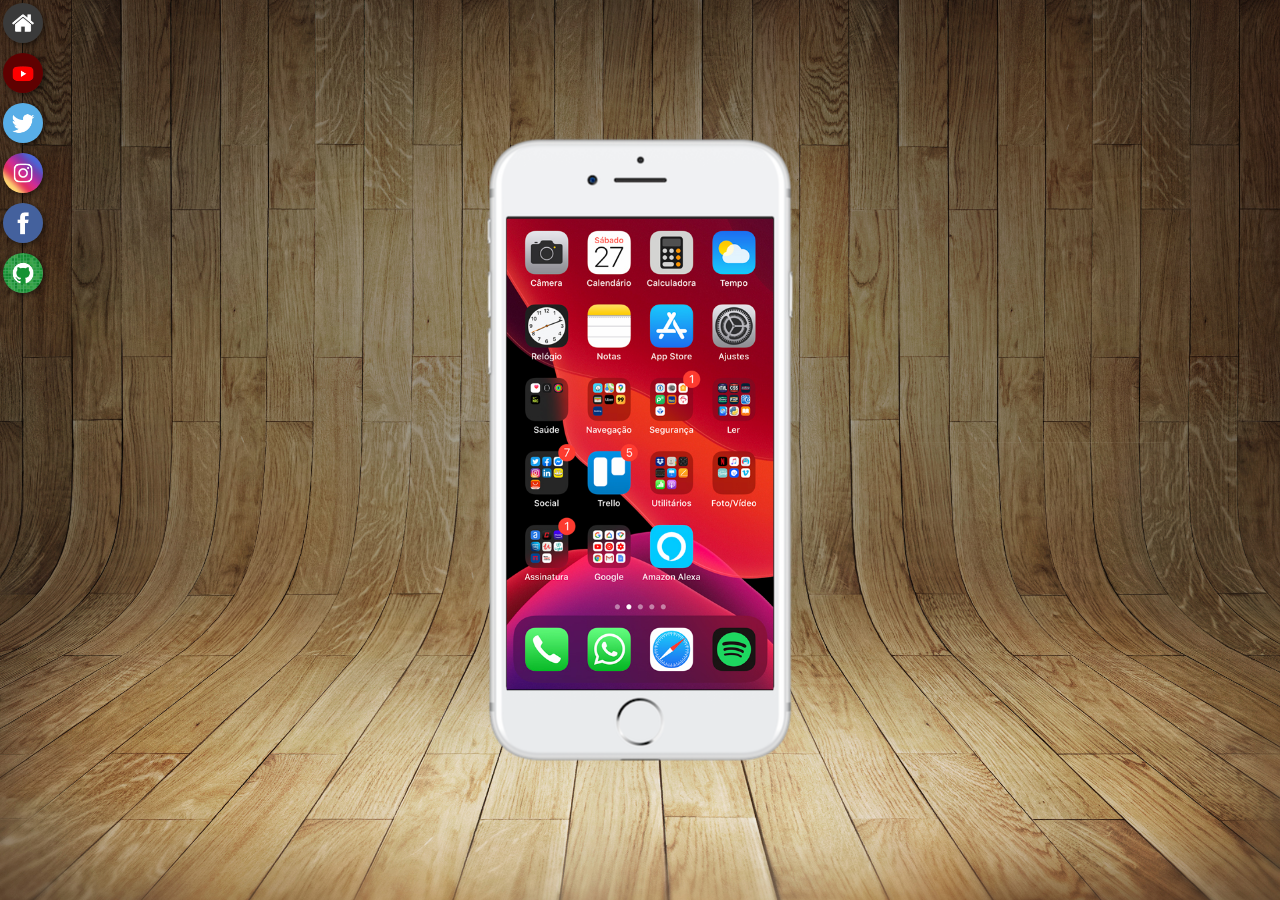
<file: index.html>
<!DOCTYPE html>
<html lang="pt-br">
<head>
    <meta charset="UTF-8">
    <meta name="viewport" content="width=device-width, initial-scale=1.0">
    <title>Projeto redes sociais</title>
    <link rel="stylesheet" href="style.css">
    <link rel="shortcut icon" href="favicon.ico" type="image/x-icon">
</head>
<body>
    <main>
        <section id="telefone">
<iframe name="tela1" src="home.html" frameborder="0" id="tela"> Ifelizmente seu navegador não é compativel com esse recurso</iframe>

        </section>
        <section id="redes-sociais">

    
    
 <a href="home.html" target="tela1"><img src="imagens/logo-home.jpg" alt="home" ></a> <br>

 <a href="youtube.html" target="tela1"><img src="imagens/logo-youtube.jpg" alt=""></a> <br>

<a href="twitter.html" target="tela1"><img src="imagens/logo-twitter.jpg" alt="" ></a> <br>

<a href="instagram.html" target="tela1"><img src="imagens/logo-instagram.jpg" alt=""  ></a> <br>

<a href="facebook.html" target="tela1"><img src="imagens/logo-facebook.jpg" alt="" ></a> <br>

<a href="github.html" target="tela1"><img src="imagens/logo-github.jpg" alt="" ></a>

<!--PRESTE ATENÇÃO PRA COLOCAR O TARGET NO LUGAR CERTO, NO LINK NÃO NA IMAGEM NO CASO!-->

        </section>
    </main>
</body>
</html>
</file>
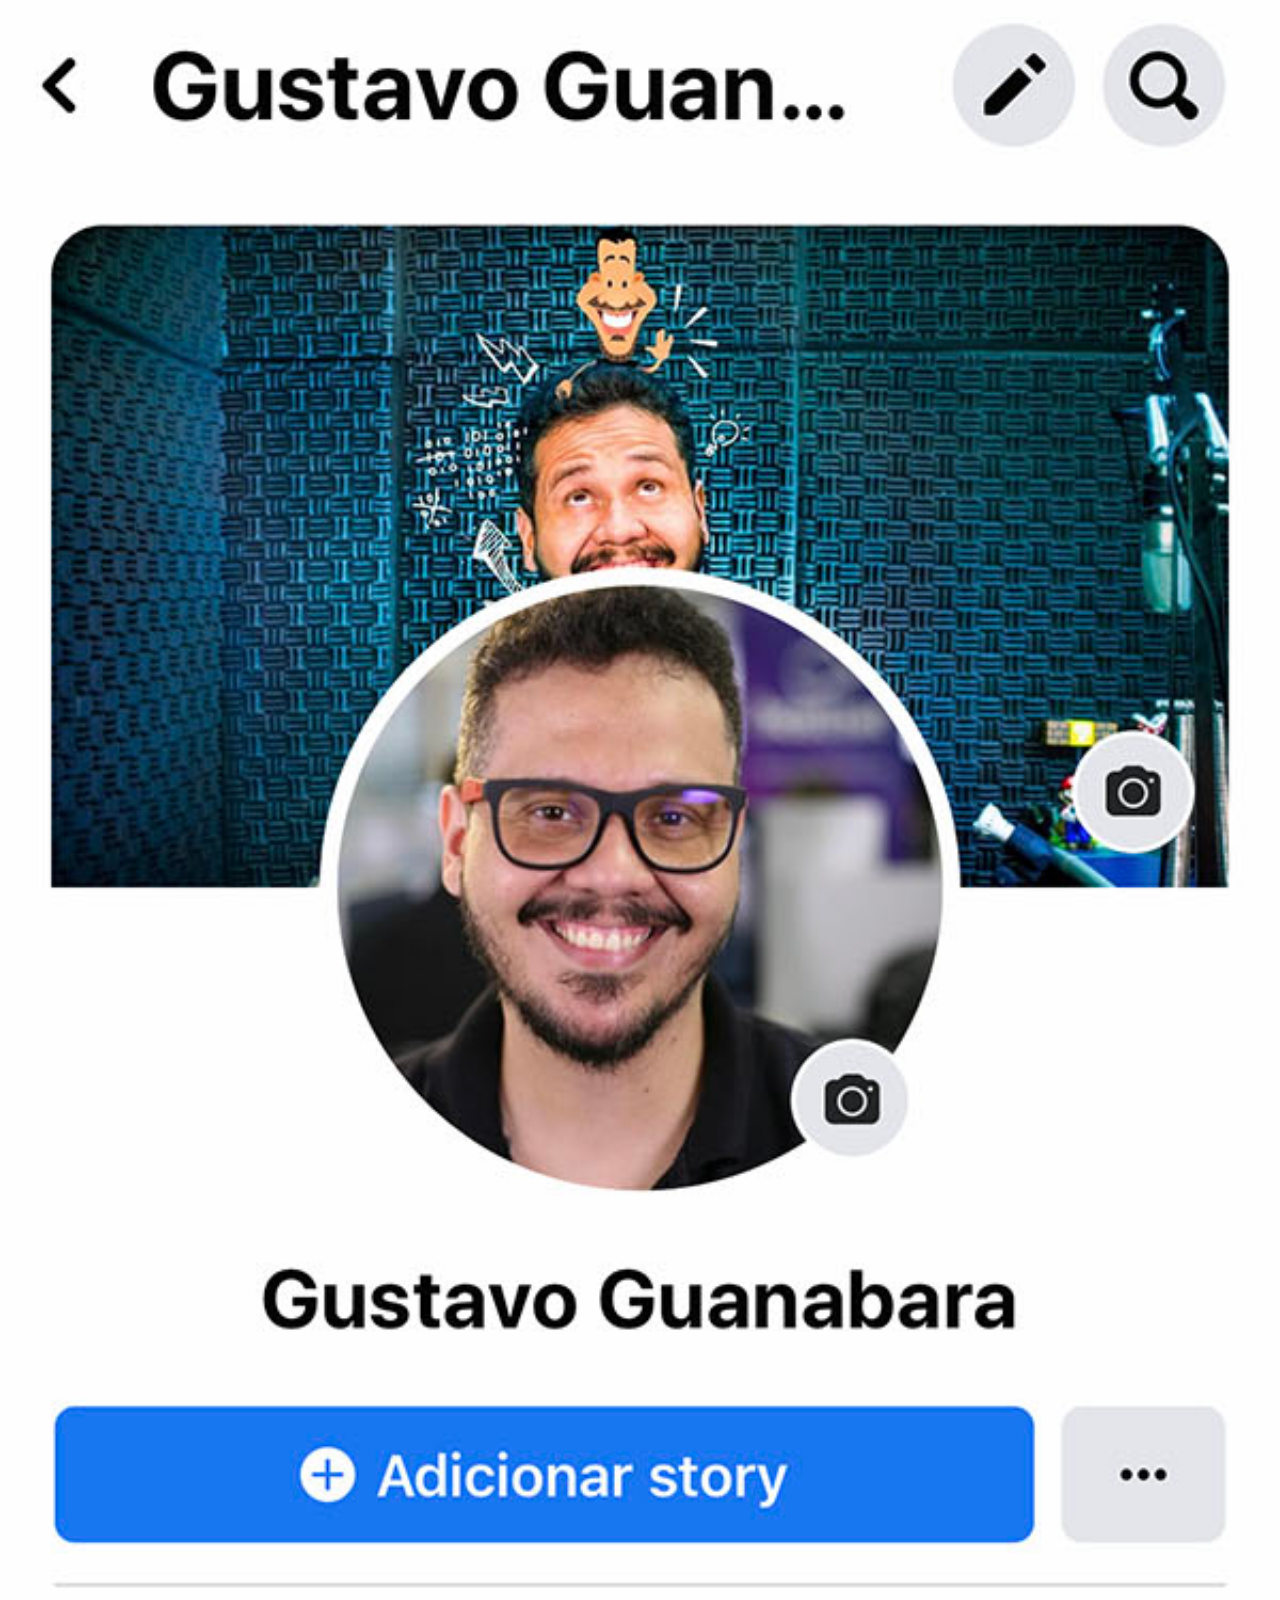
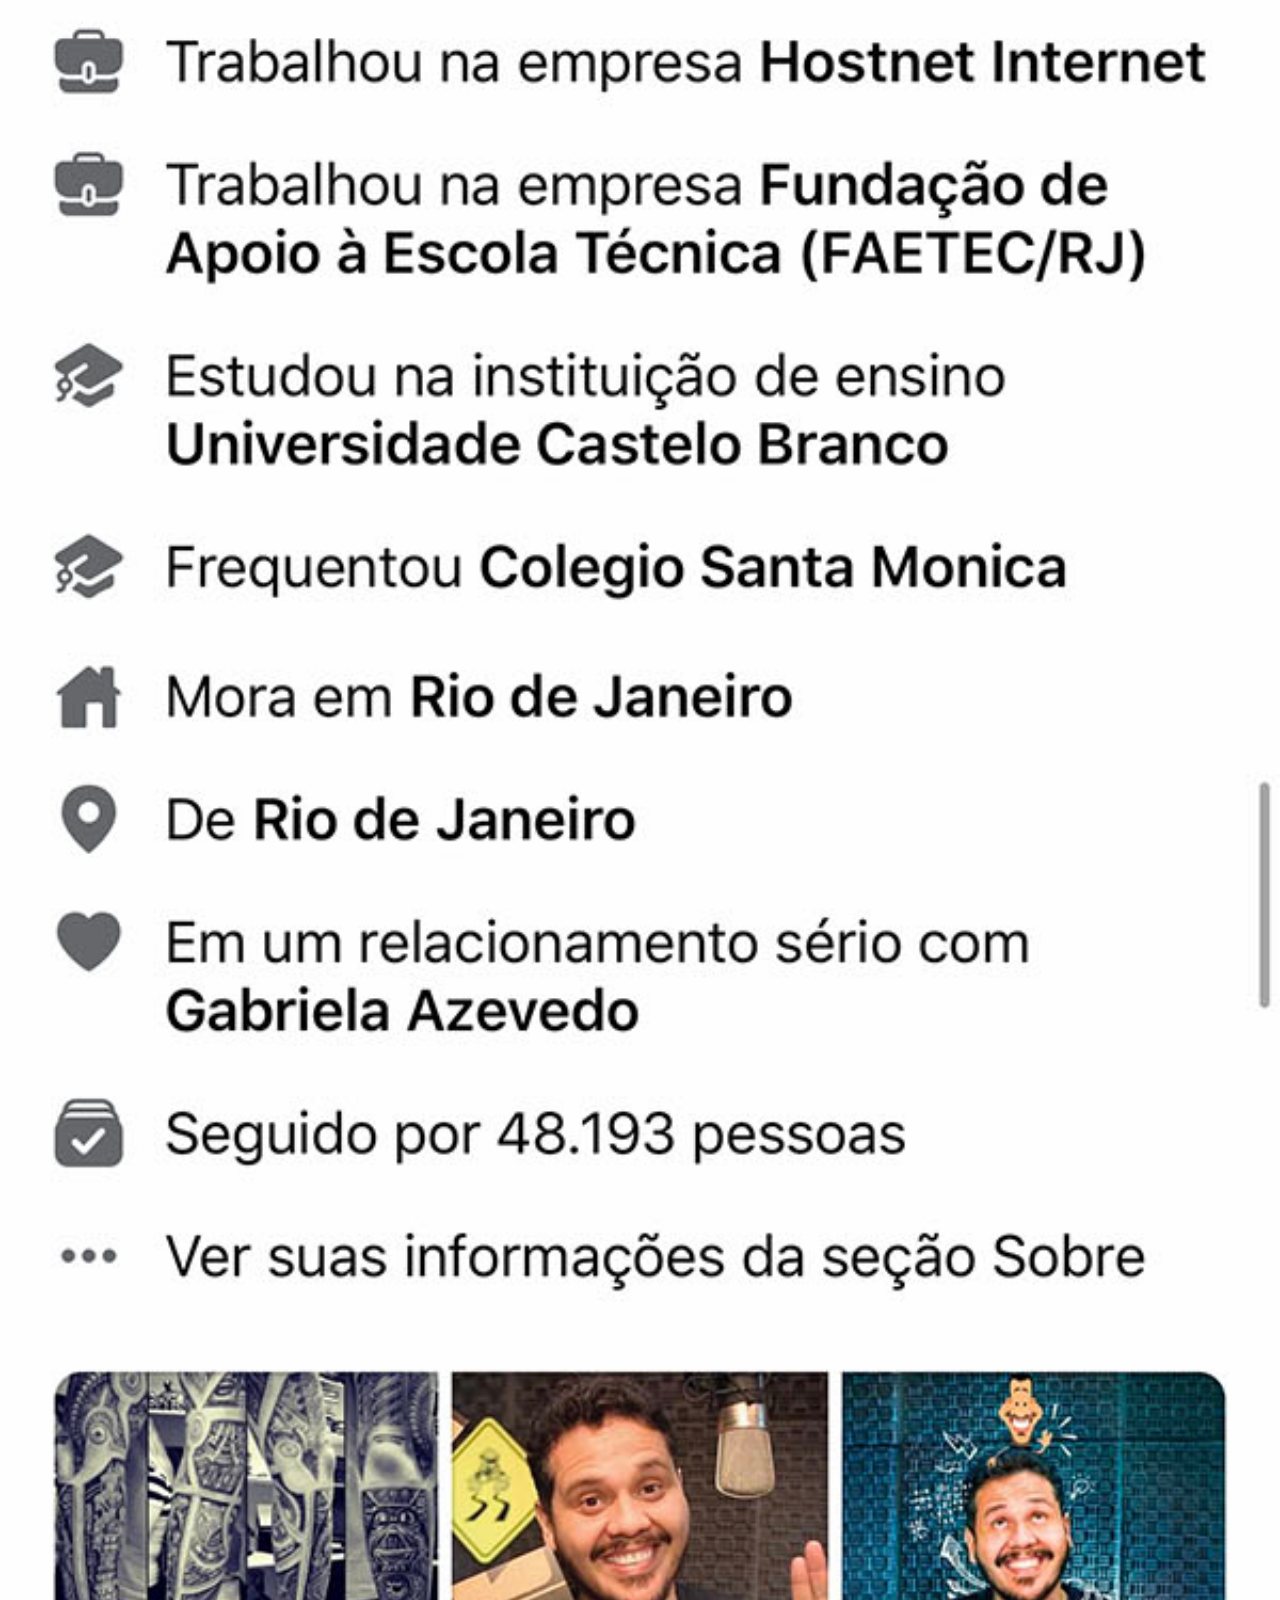
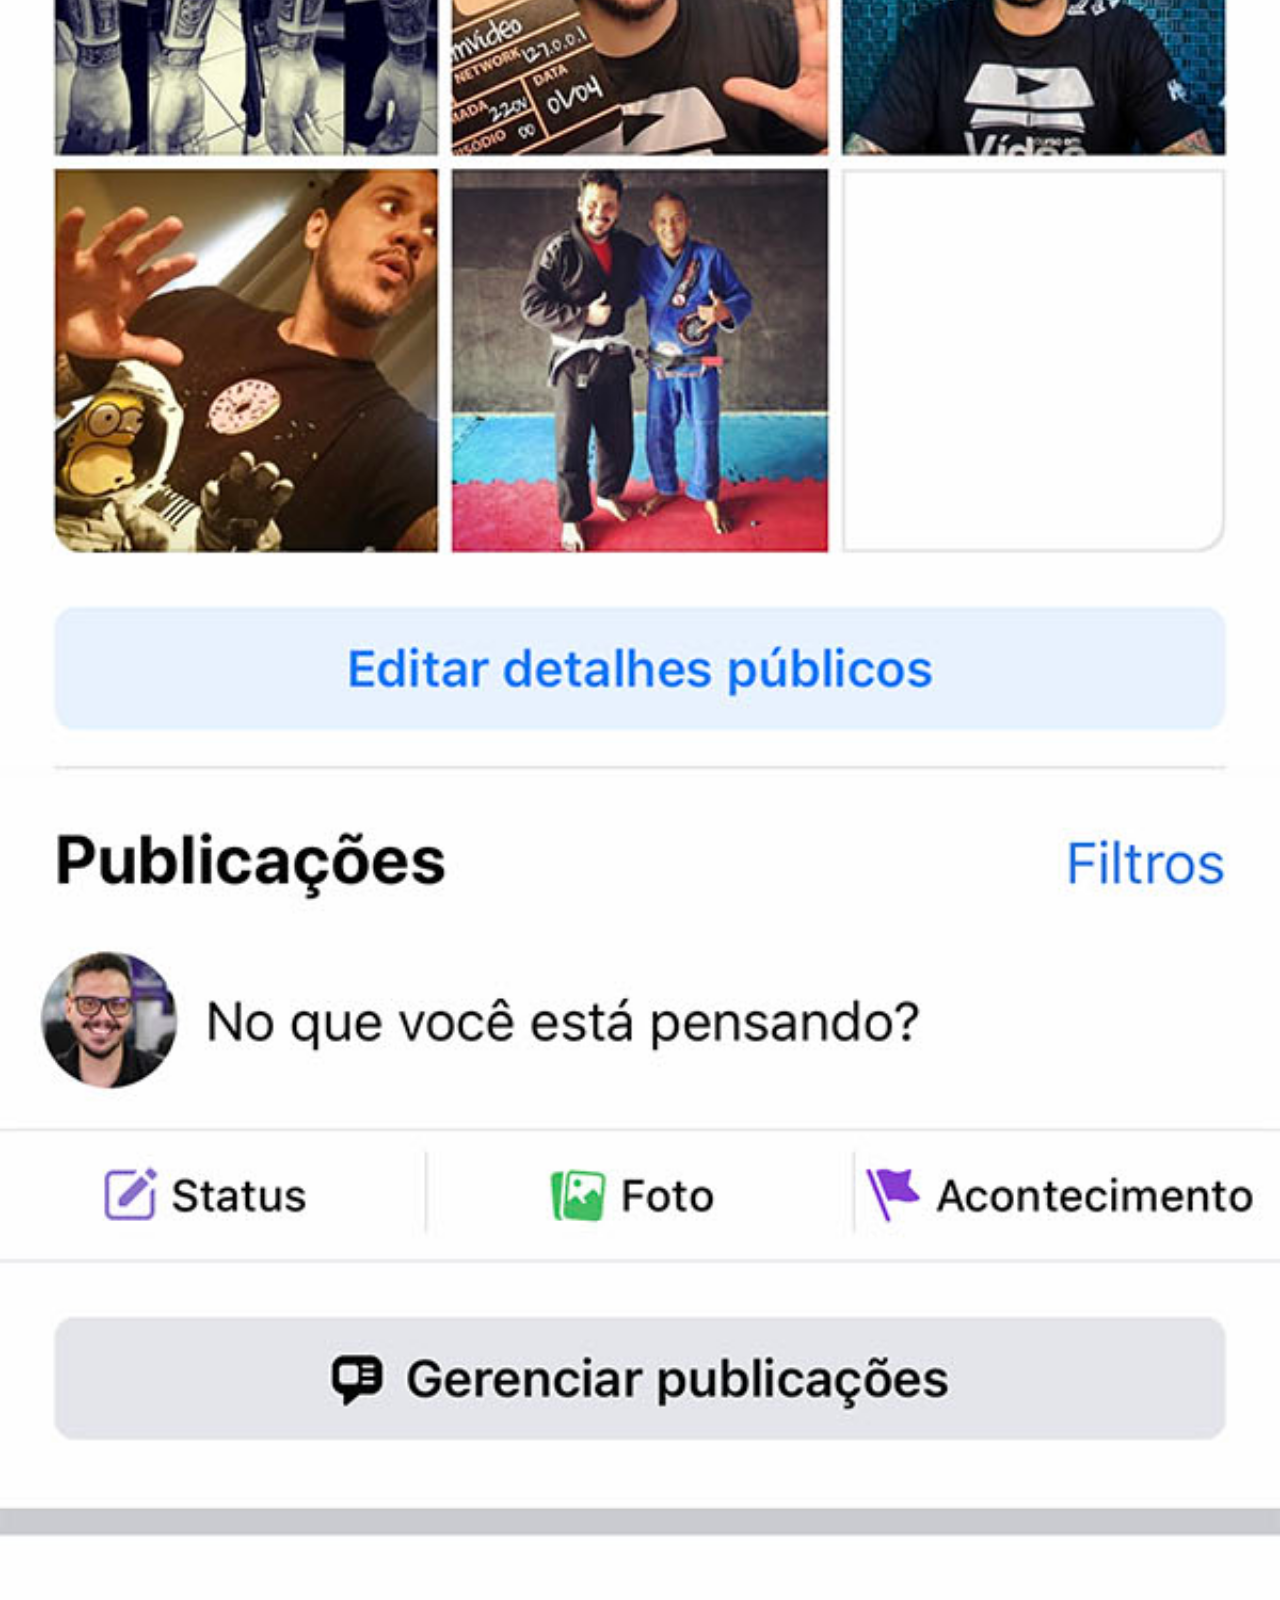
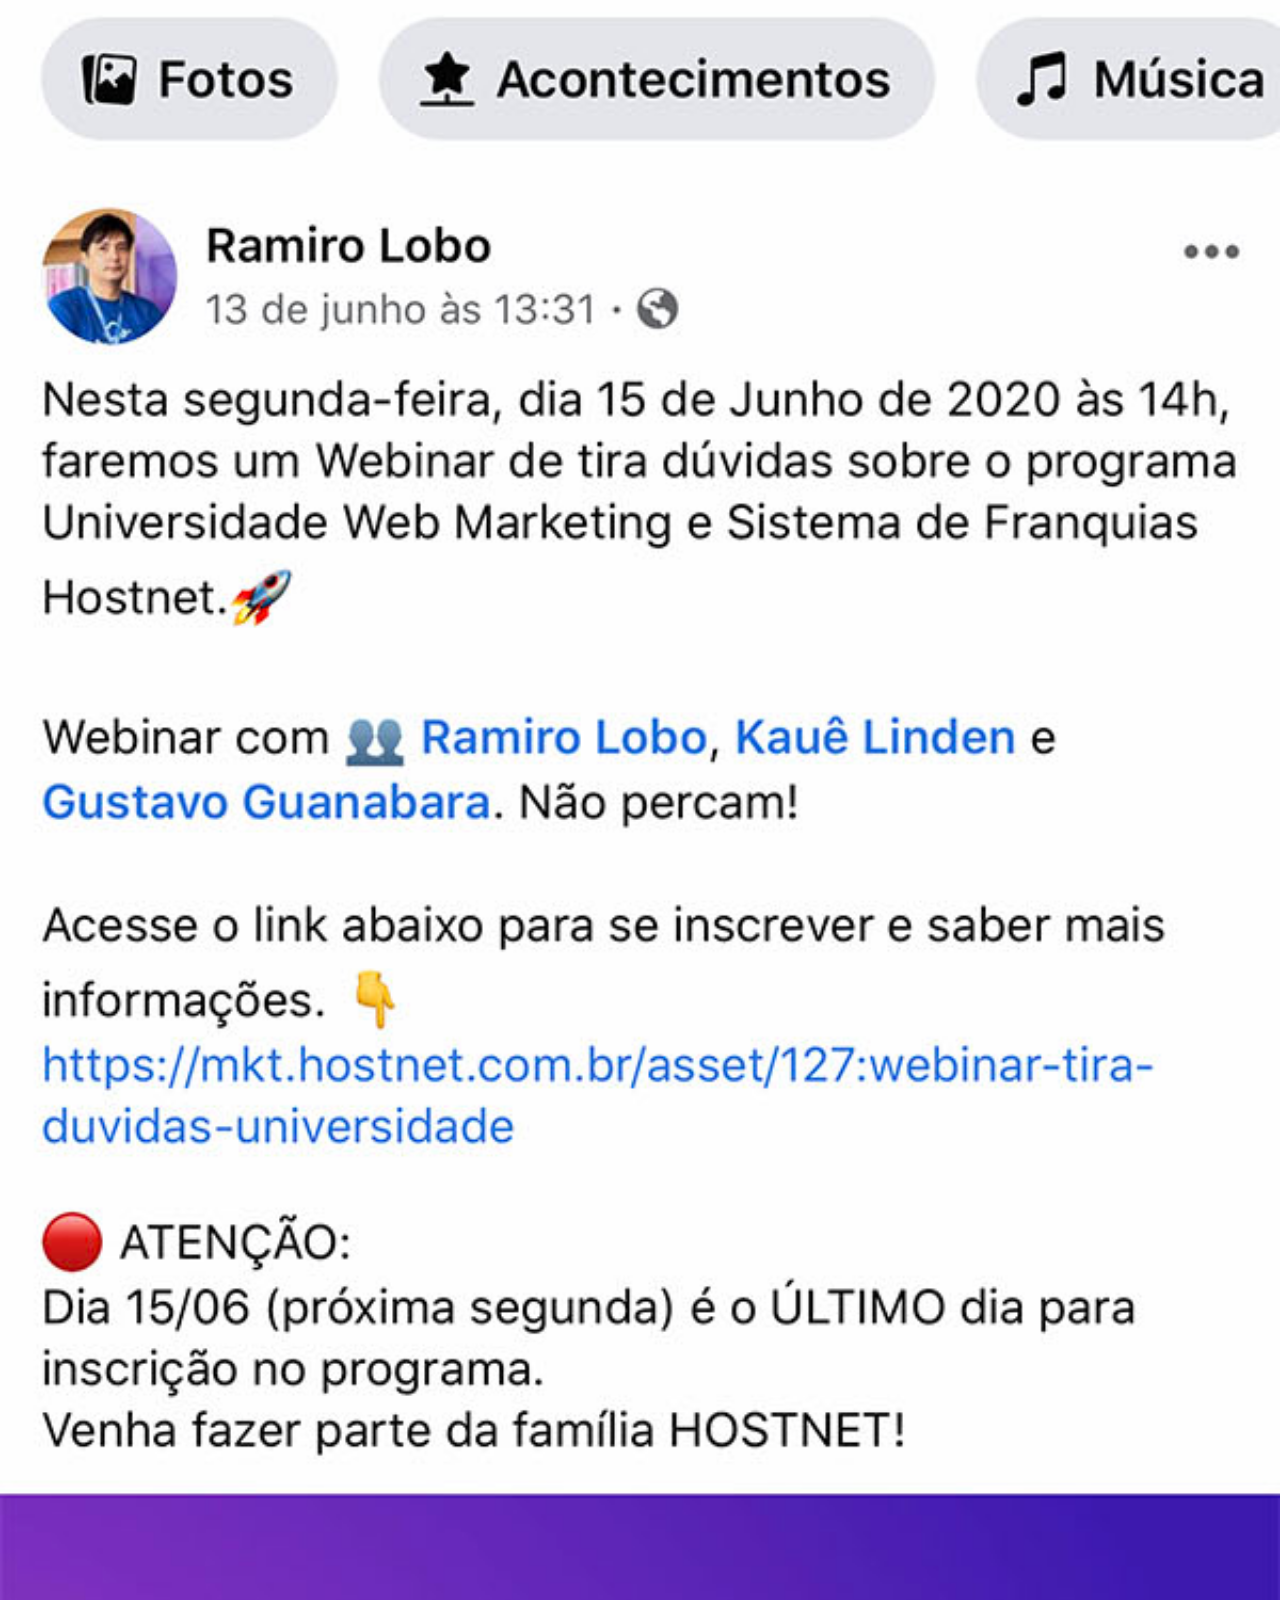
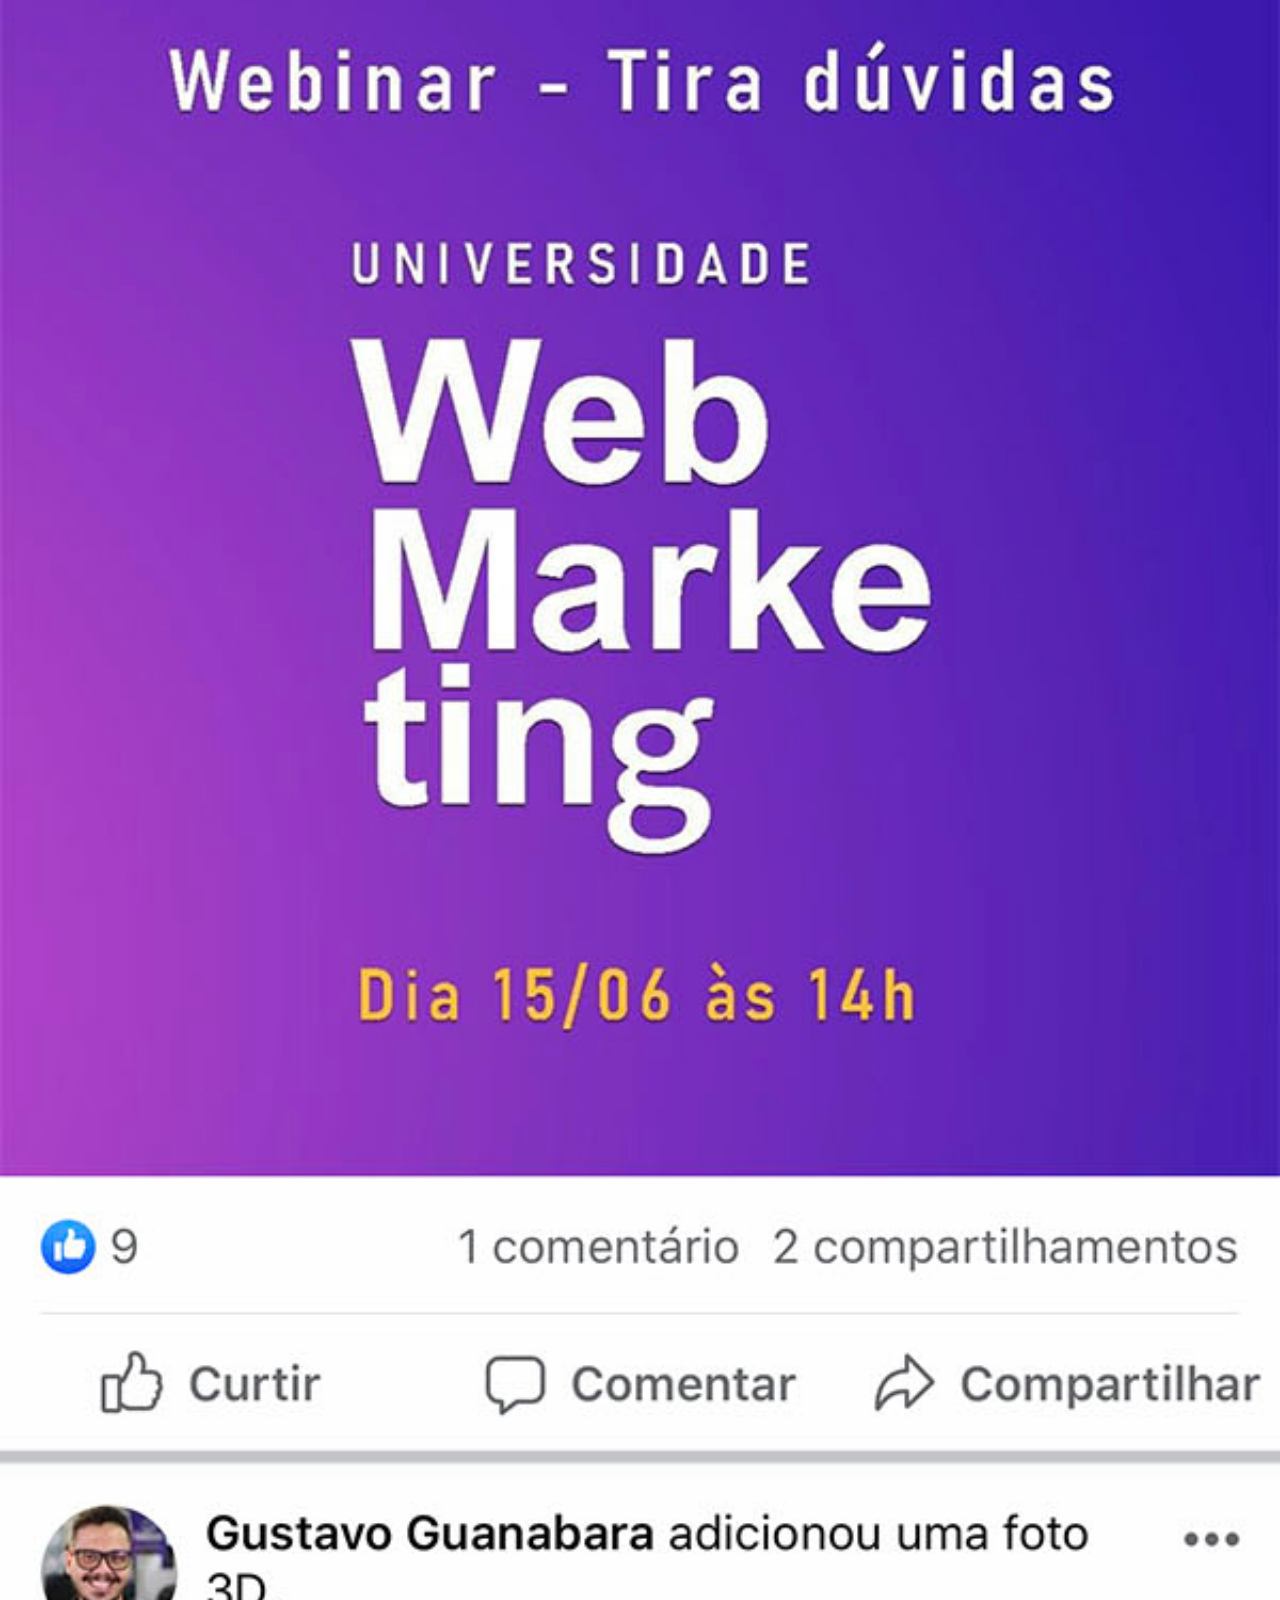
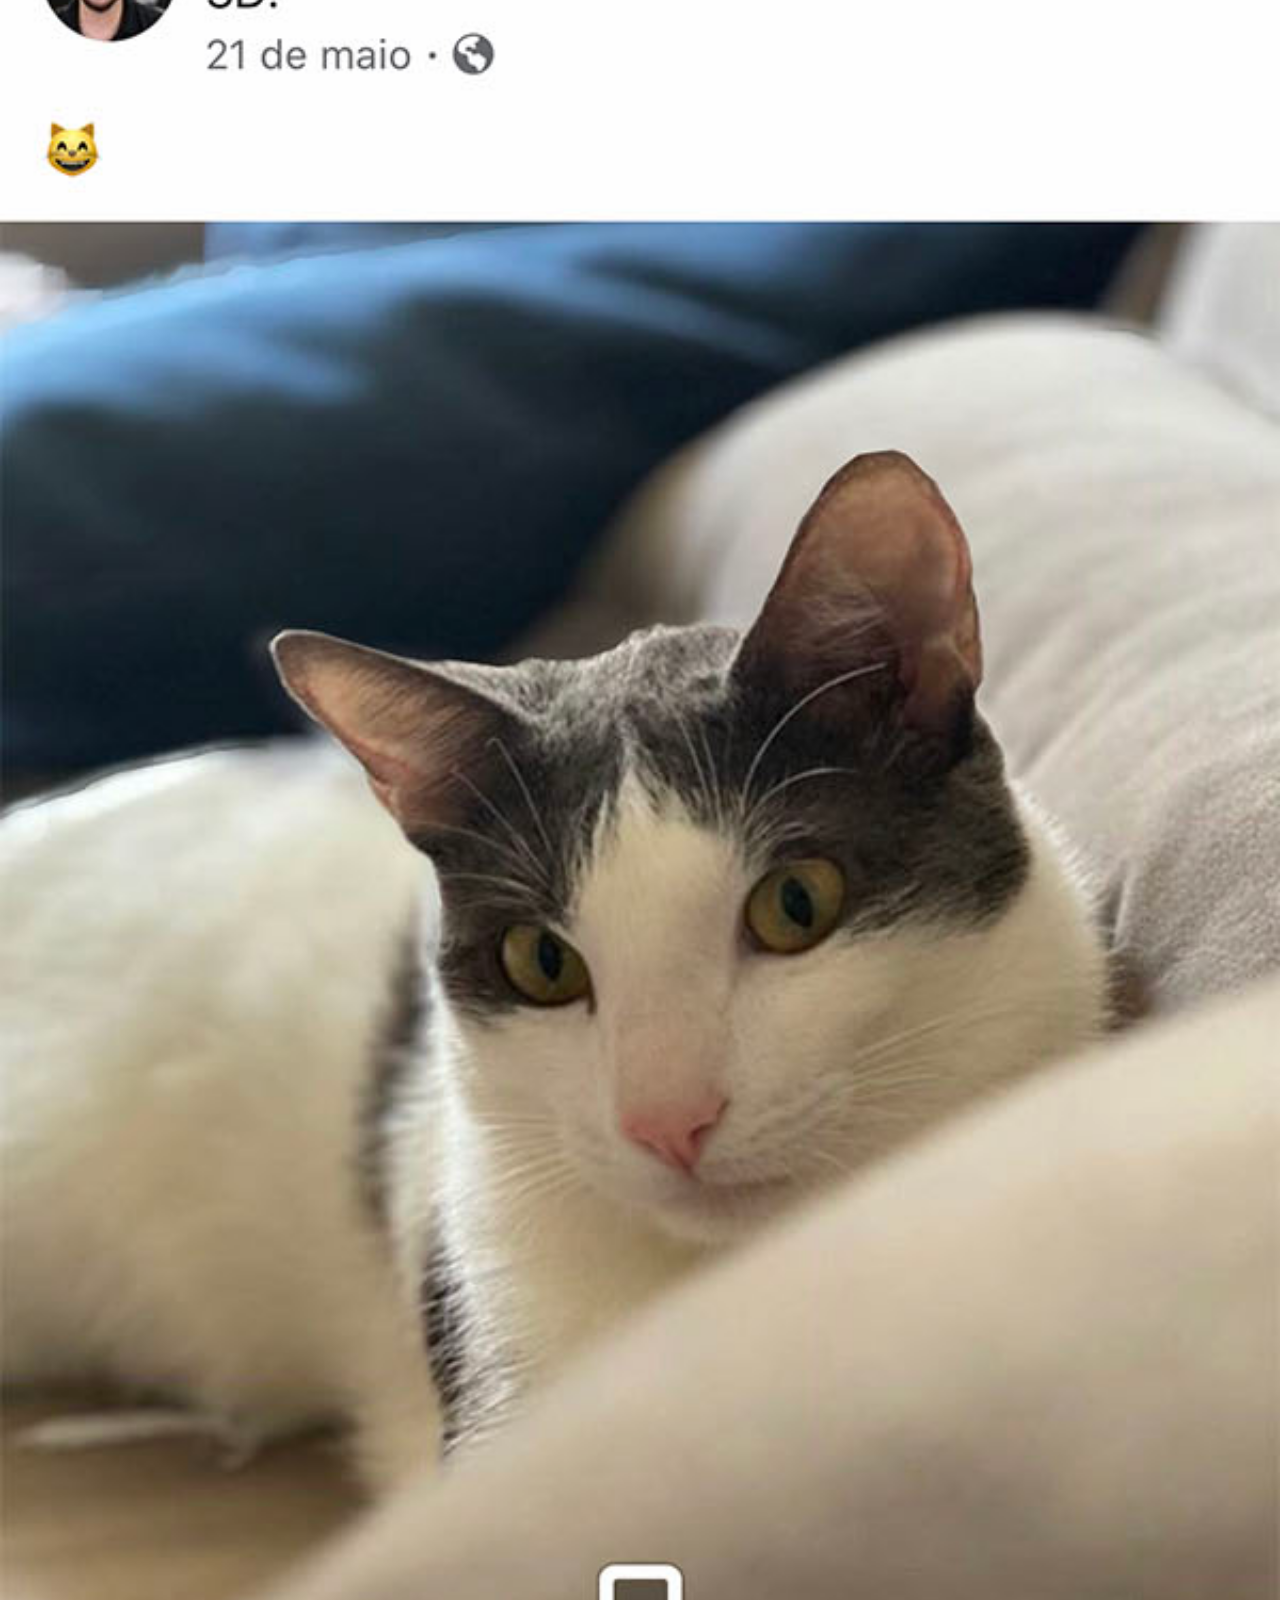
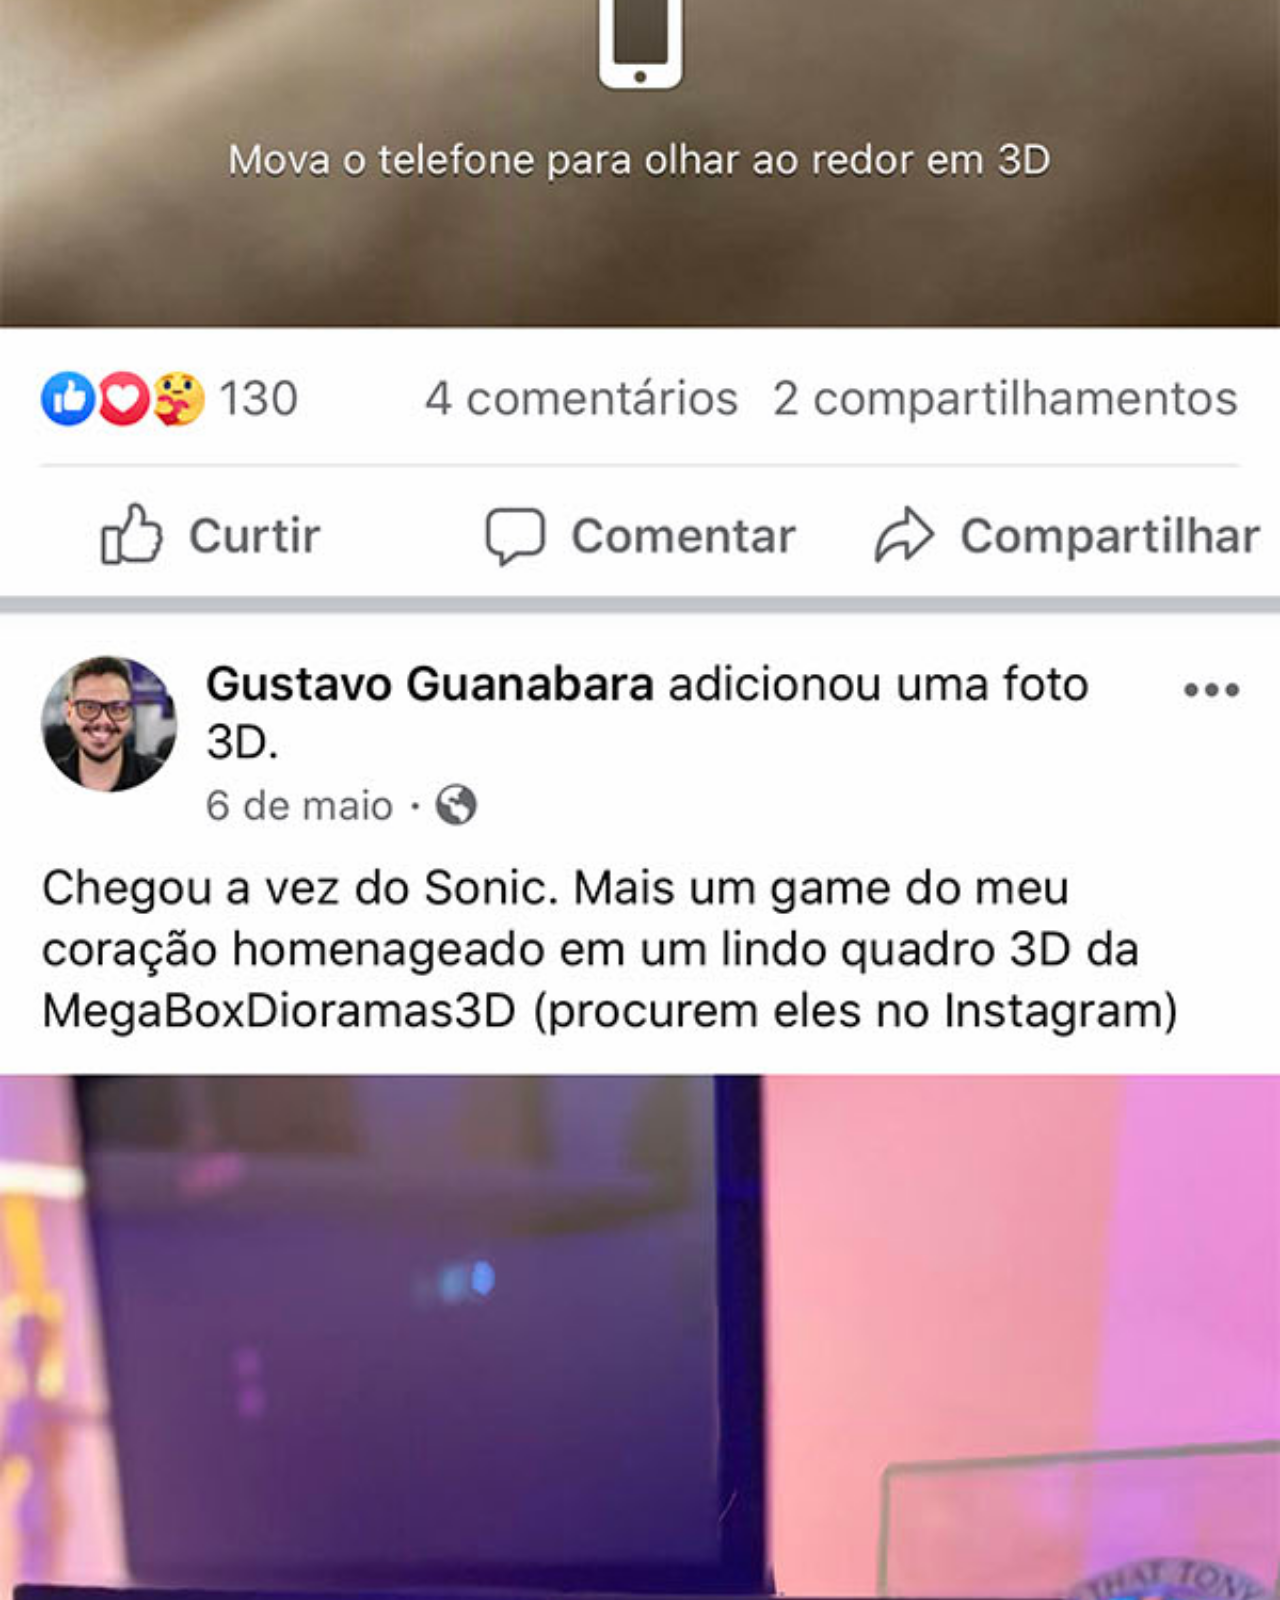
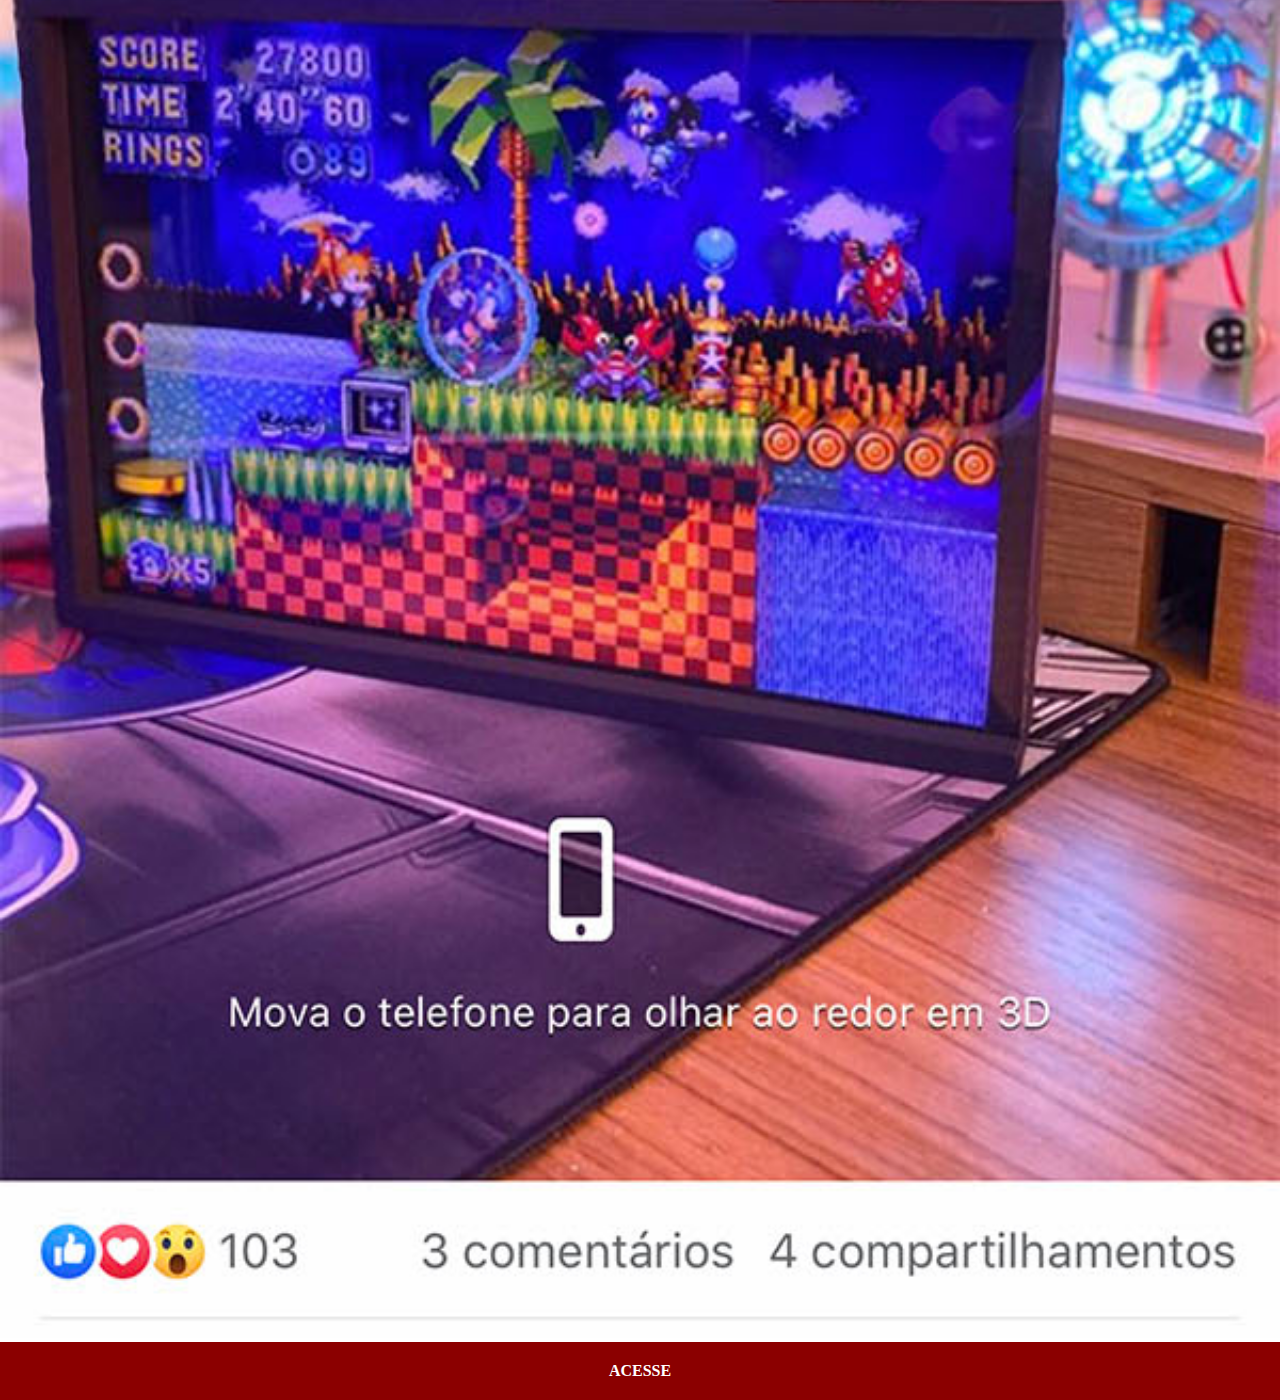
<file: facebook.html>
<!DOCTYPE html>
<html lang="en">
<head>
    <meta charset="UTF-8">
    <meta name="viewport" content="width=device-width, initial-scale=1.0">
    <title>Document</title>
    <link rel="stylesheet" href="social.css">
</head>
<body>
    <img src="imagens/tela-facebook.jpg" alt="facebook"><a href="https://m.facebook.com/story.php?story_fbid=890830449827221&id=100067008237137">ACESSE</a>
</body>
</html>
</file>
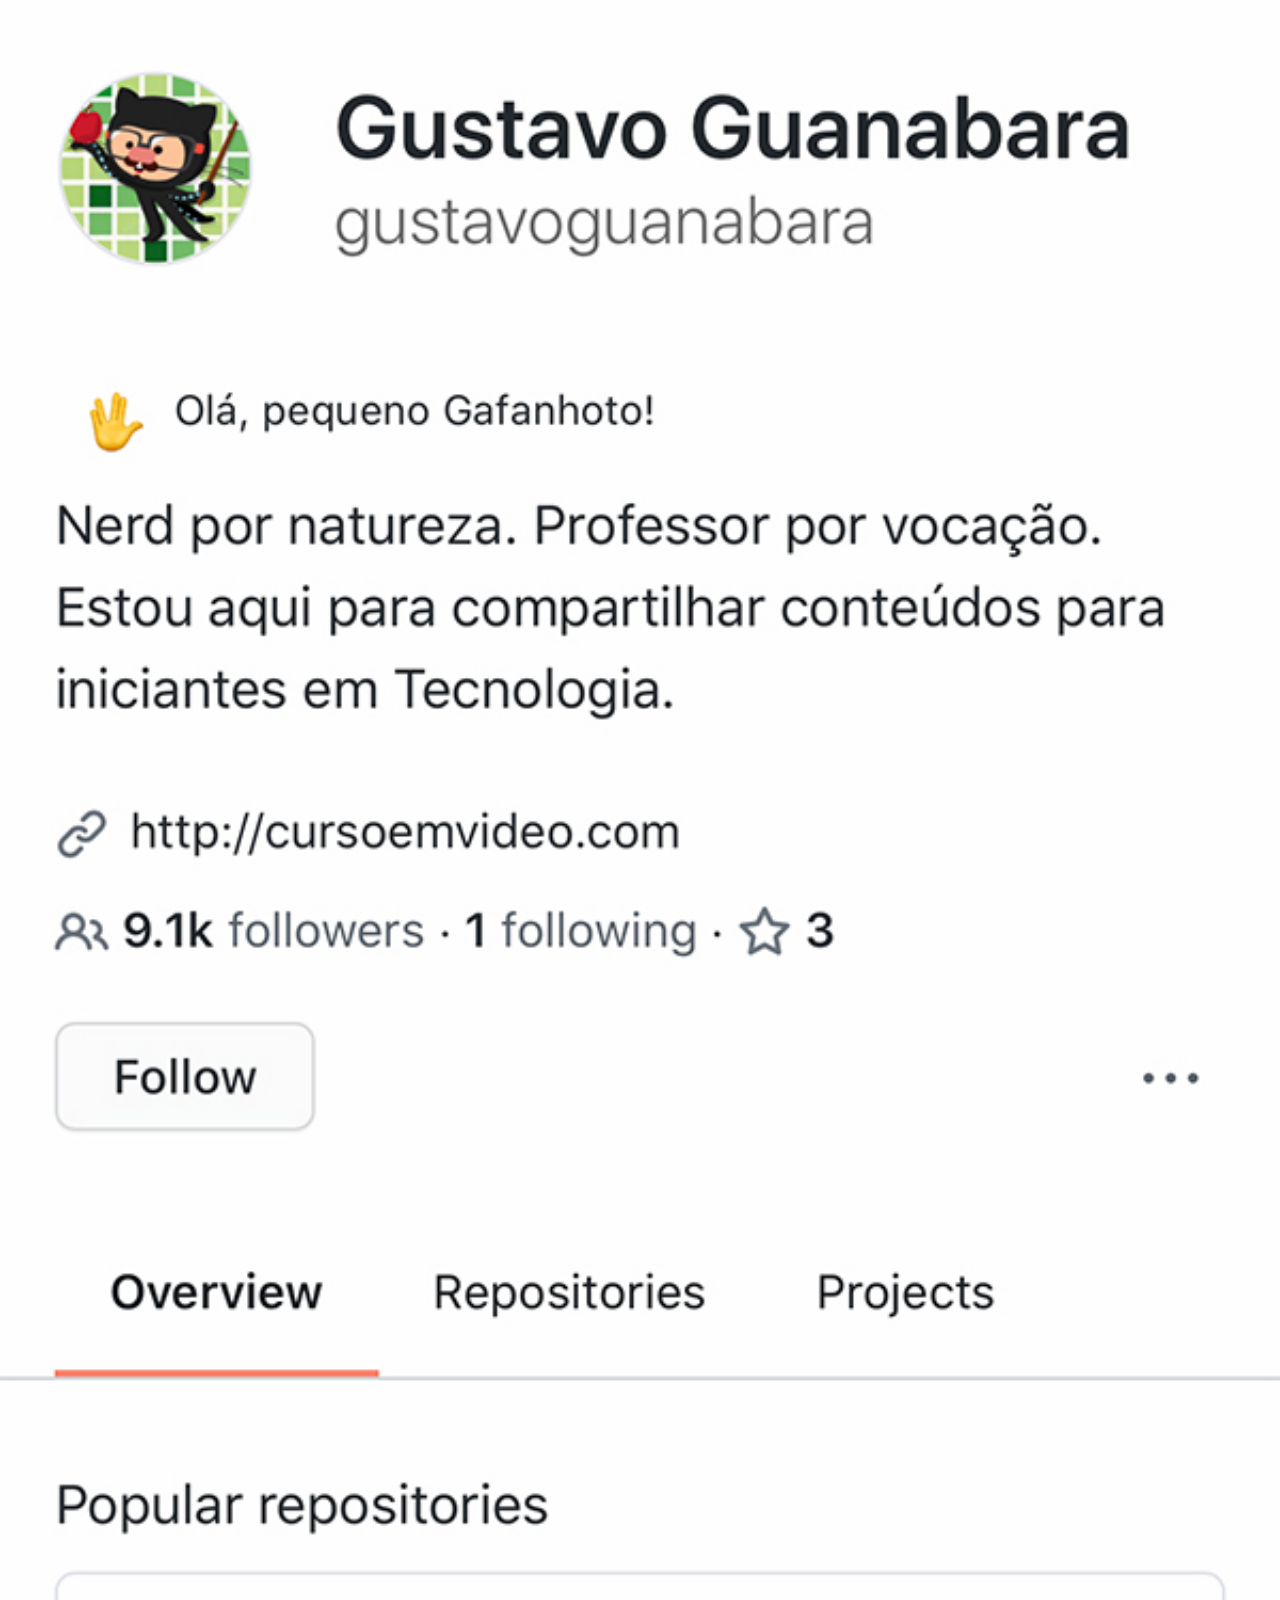
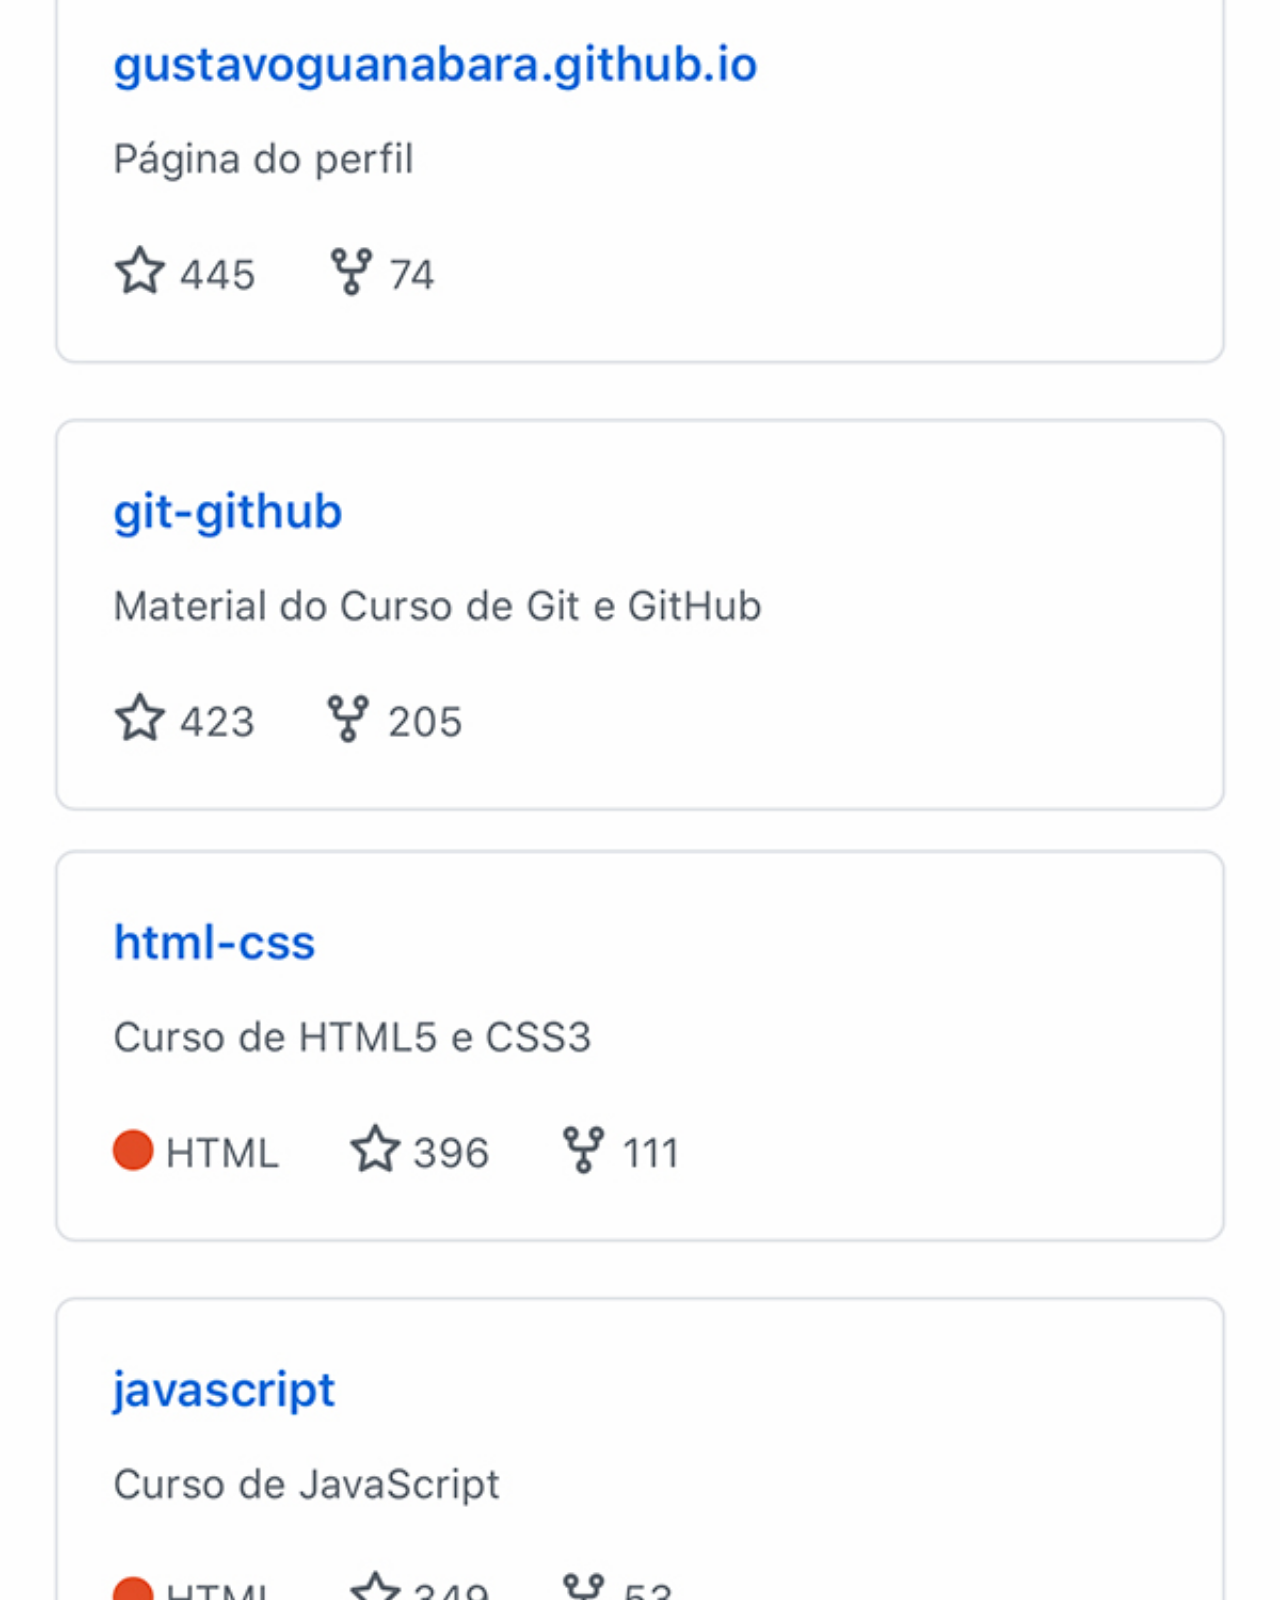
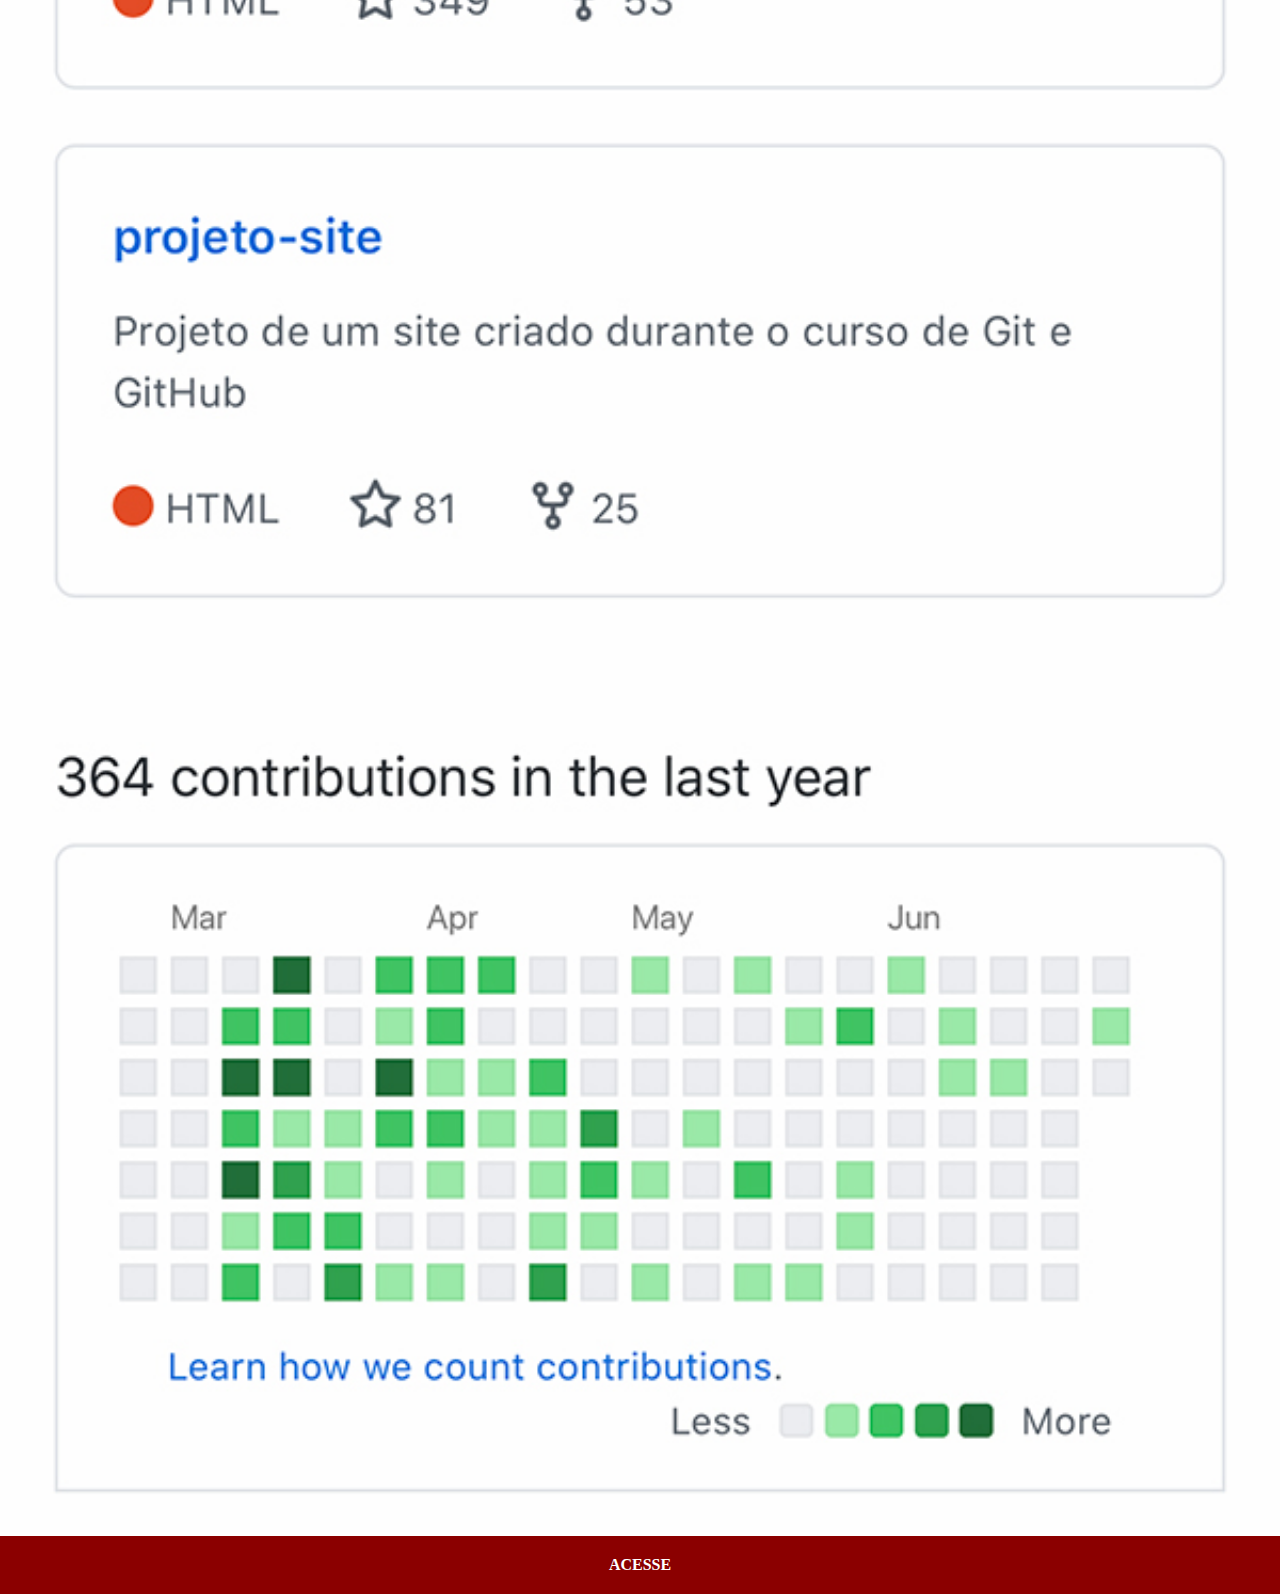
<file: github.html>
<!DOCTYPE html>
<html lang="en">
<head>
    <meta charset="UTF-8">
    <meta name="viewport" content="width=device-width, initial-scale=1.0">
    <title>Document</title>
    <link rel="stylesheet" href="social.css">
</head>
<body>
    <img src="imagens/tela-github.jpg" alt="github"><a href="https://github.com/gustavoguanabara">ACESSE</a>
</body>
</html>
</file>
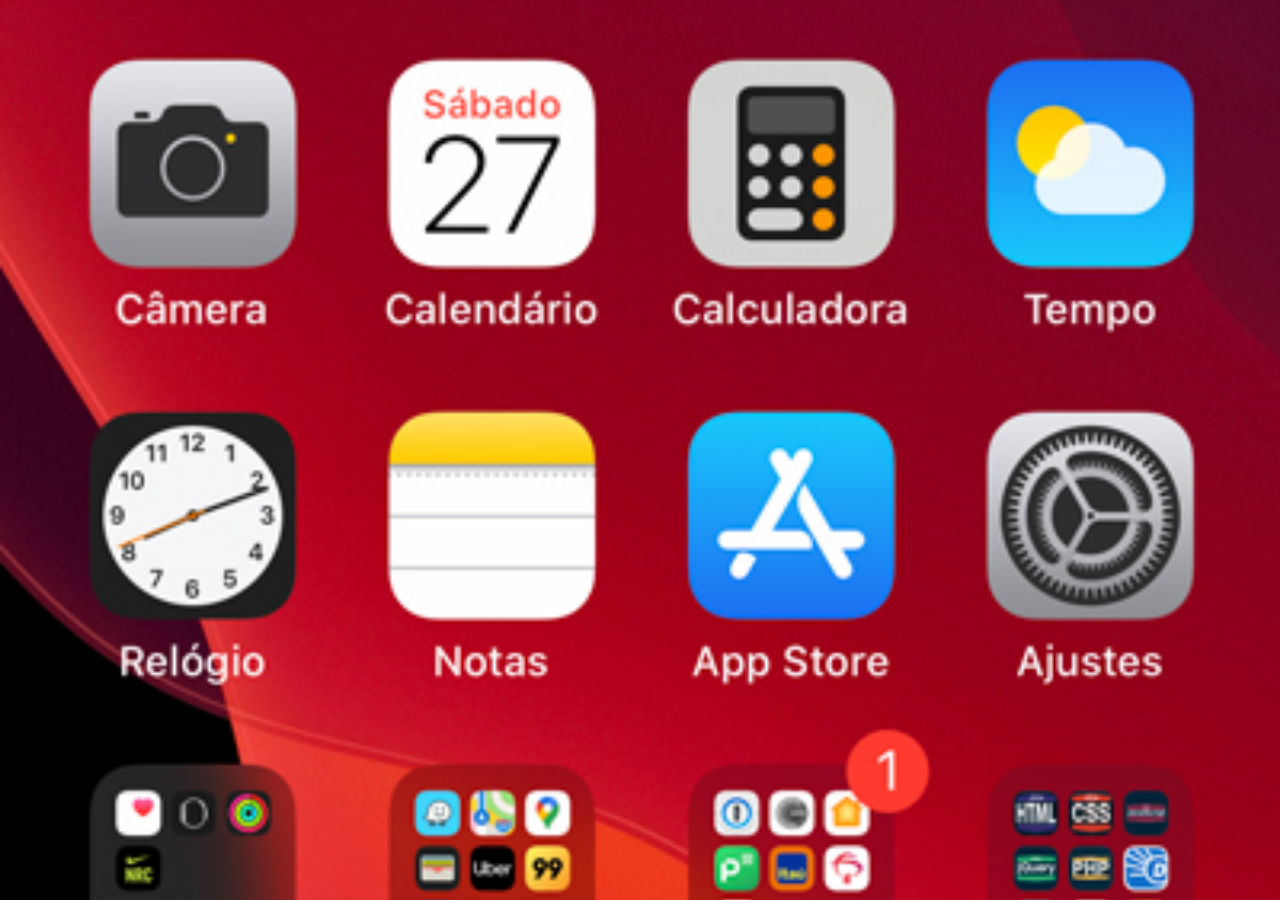
<file: home.html>
<!DOCTYPE html>
<html lang="pt-br">
<head>
    <meta charset="UTF-8">
    <meta name="viewport" content="width=device-width, initial-scale=1.0">
    <title>Document</title>
</head>
<style>
 * {
    margin: 0px;
height: 0px;
} 

body{
background: black url(imagens/tela-home.jpg) no-repeat top center;
height: 100vh;
width:100vw;
background-size: cover;
position: fixed;
 }
</style>
<body> 
    
</body>
</html>
</file>
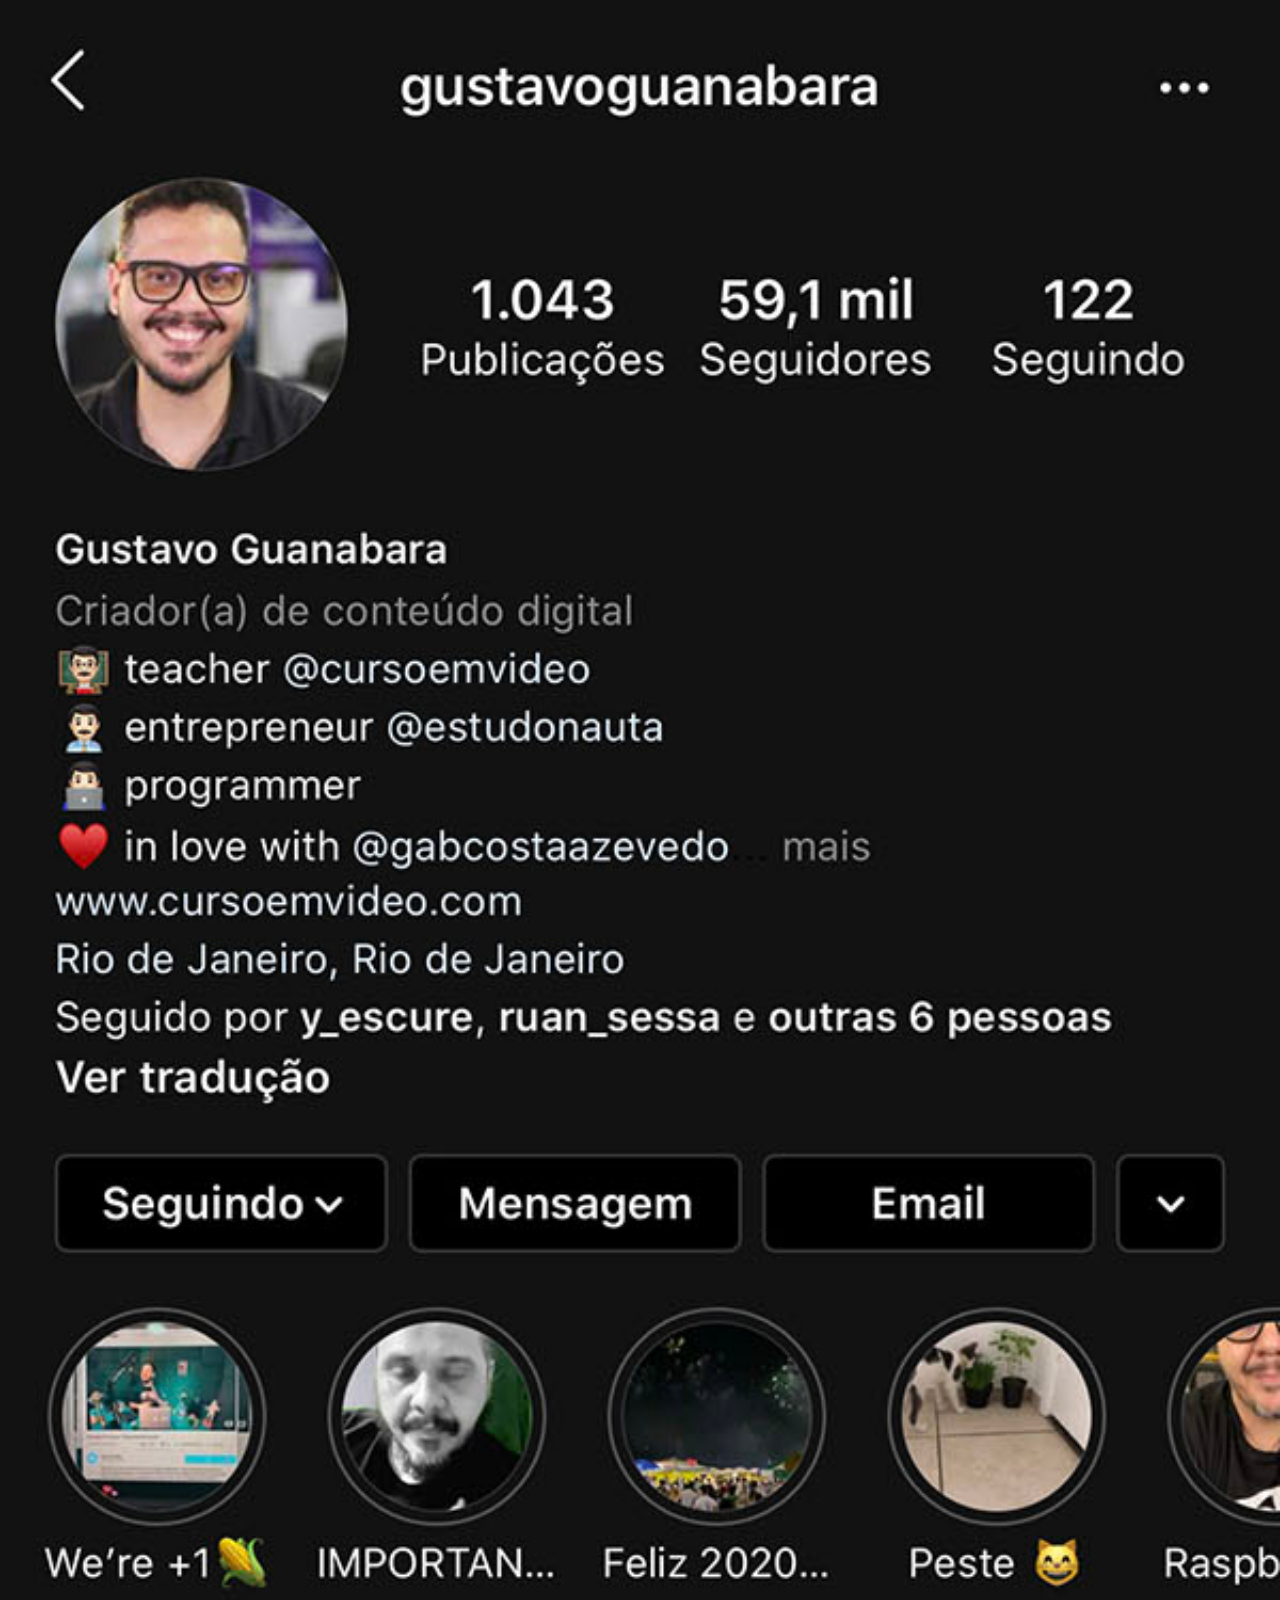
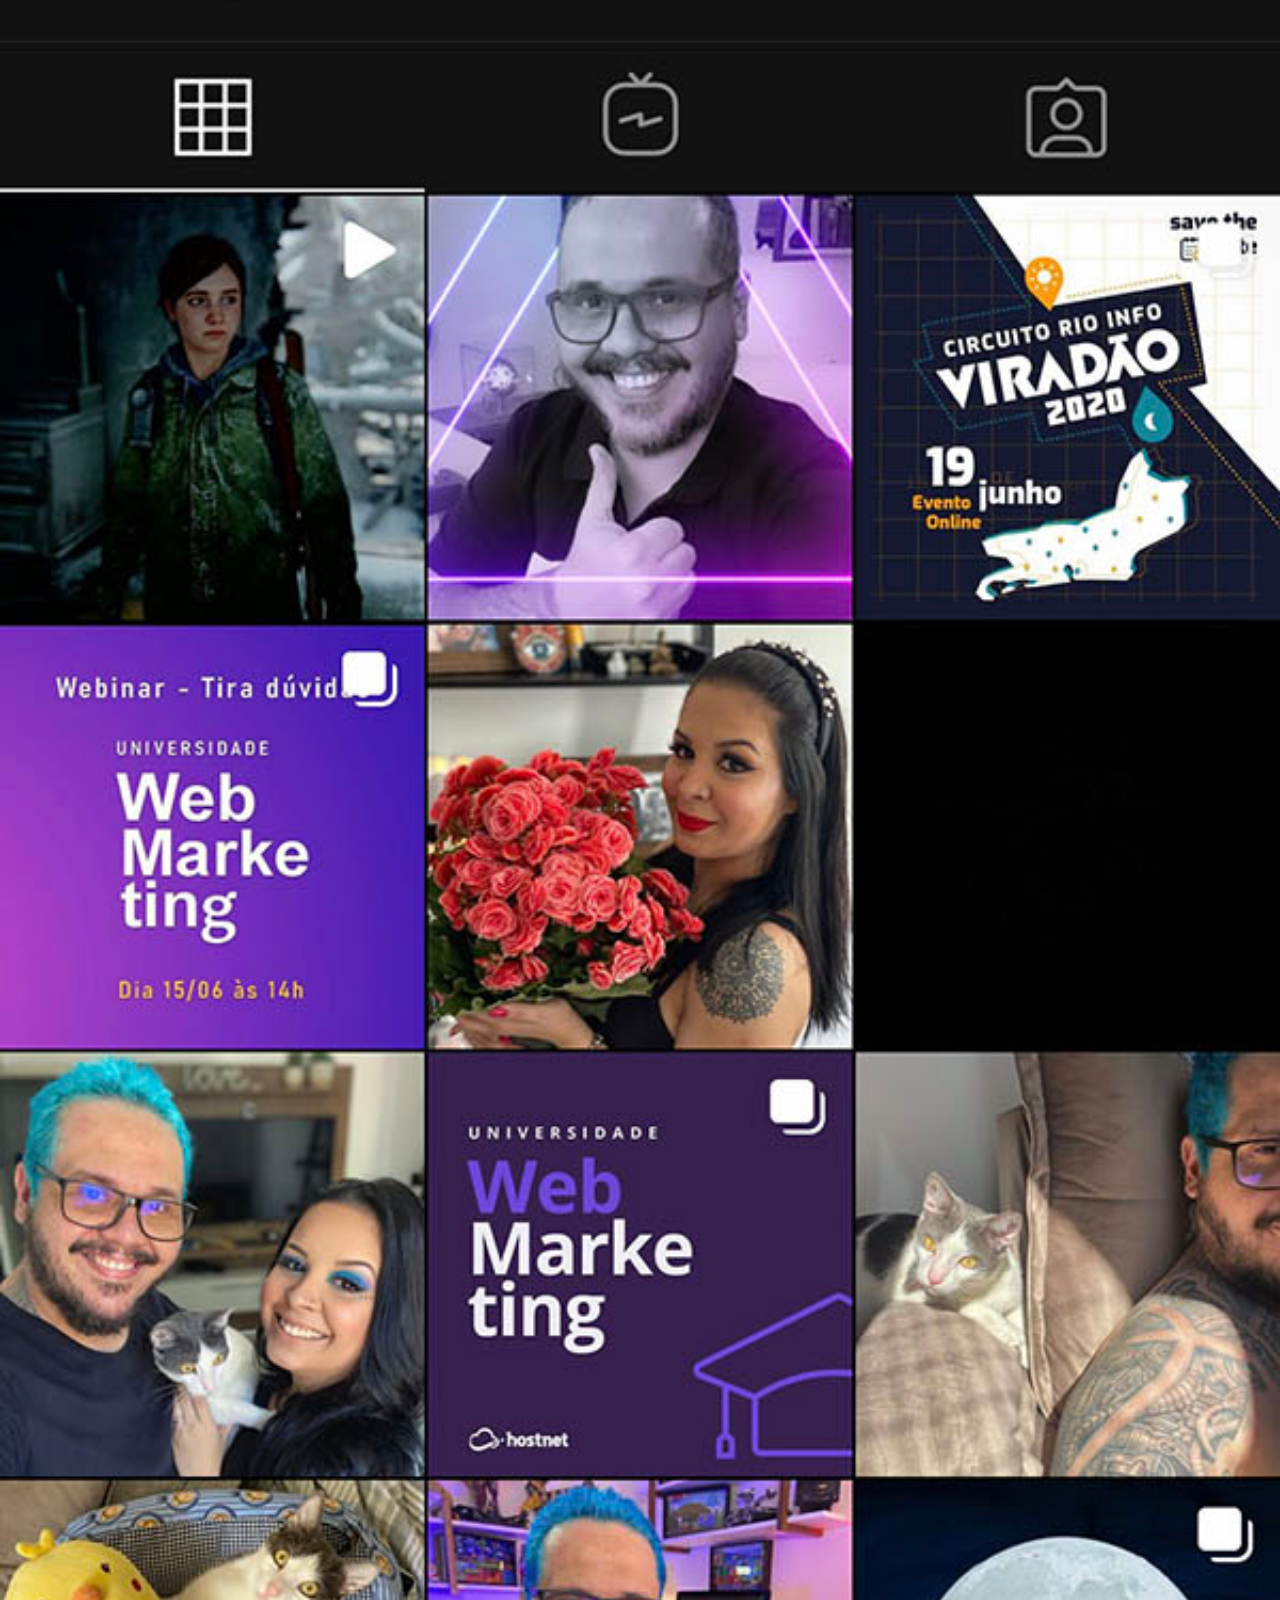
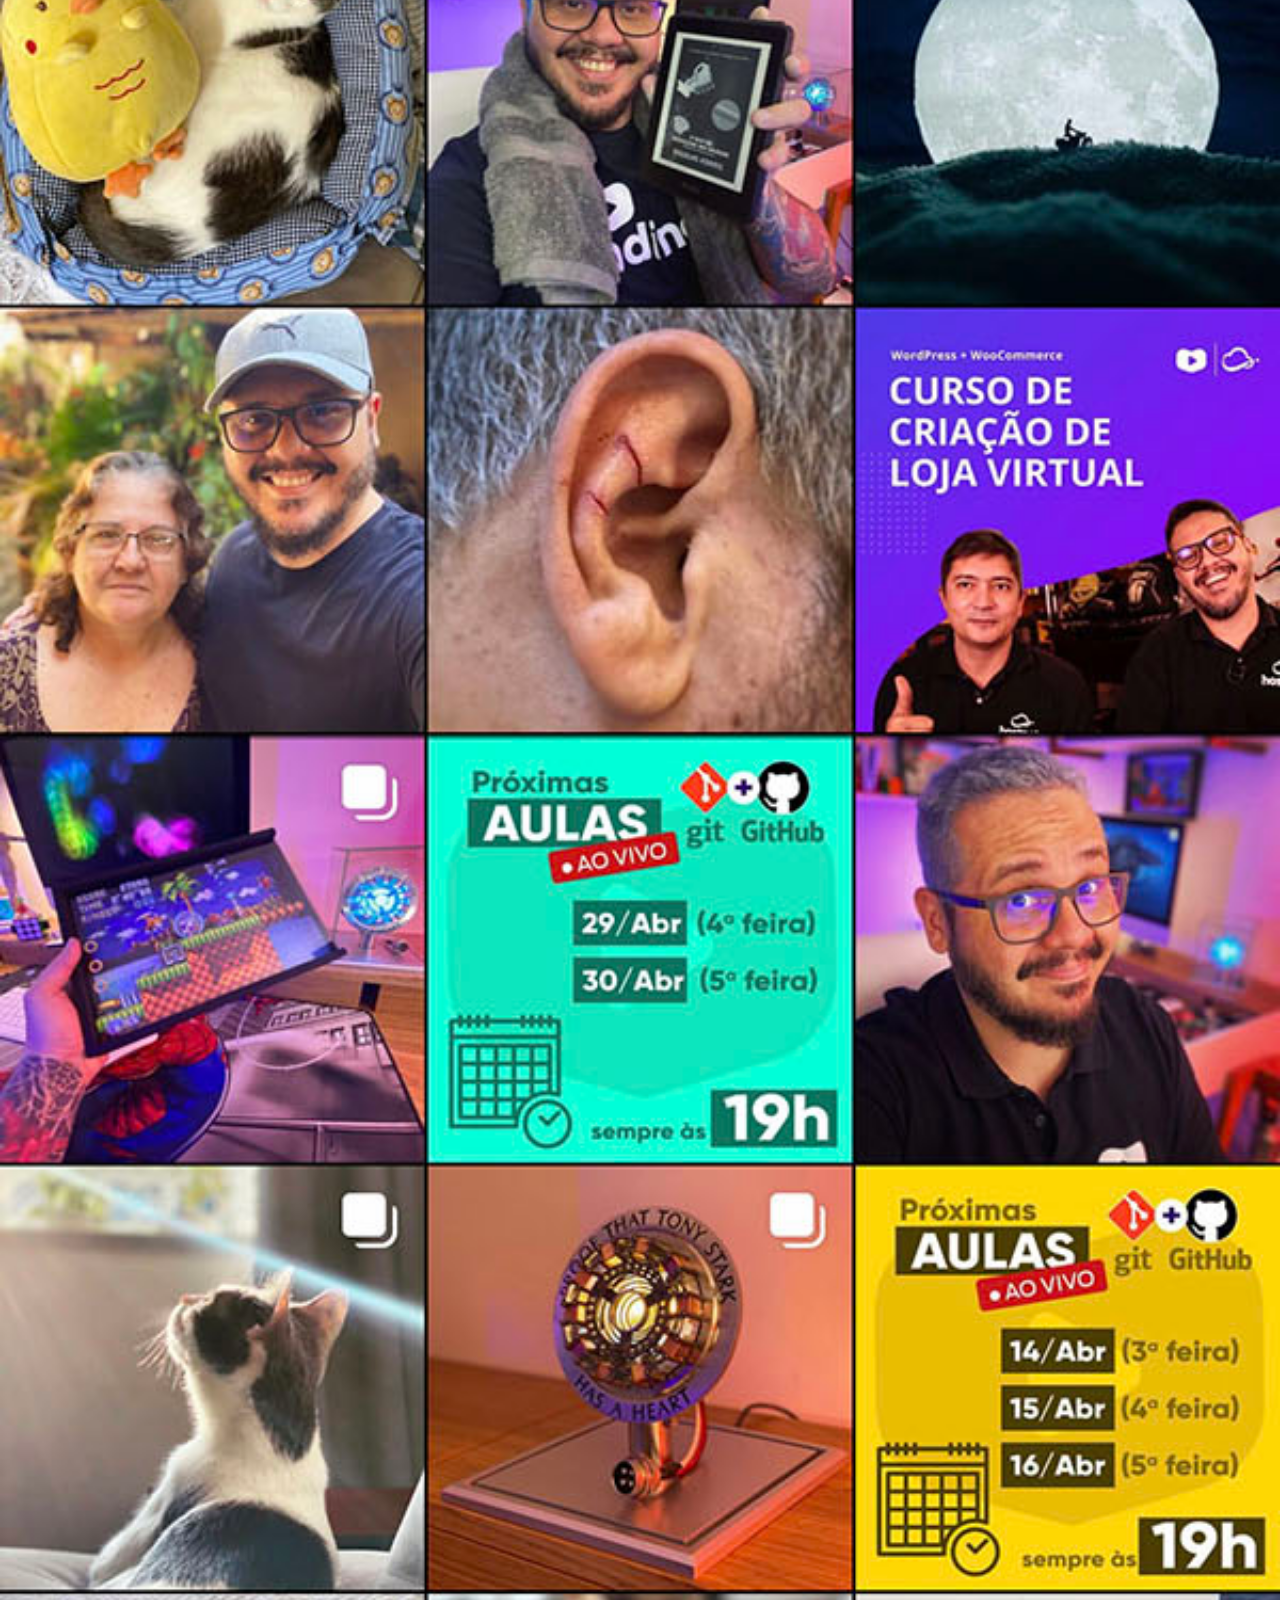
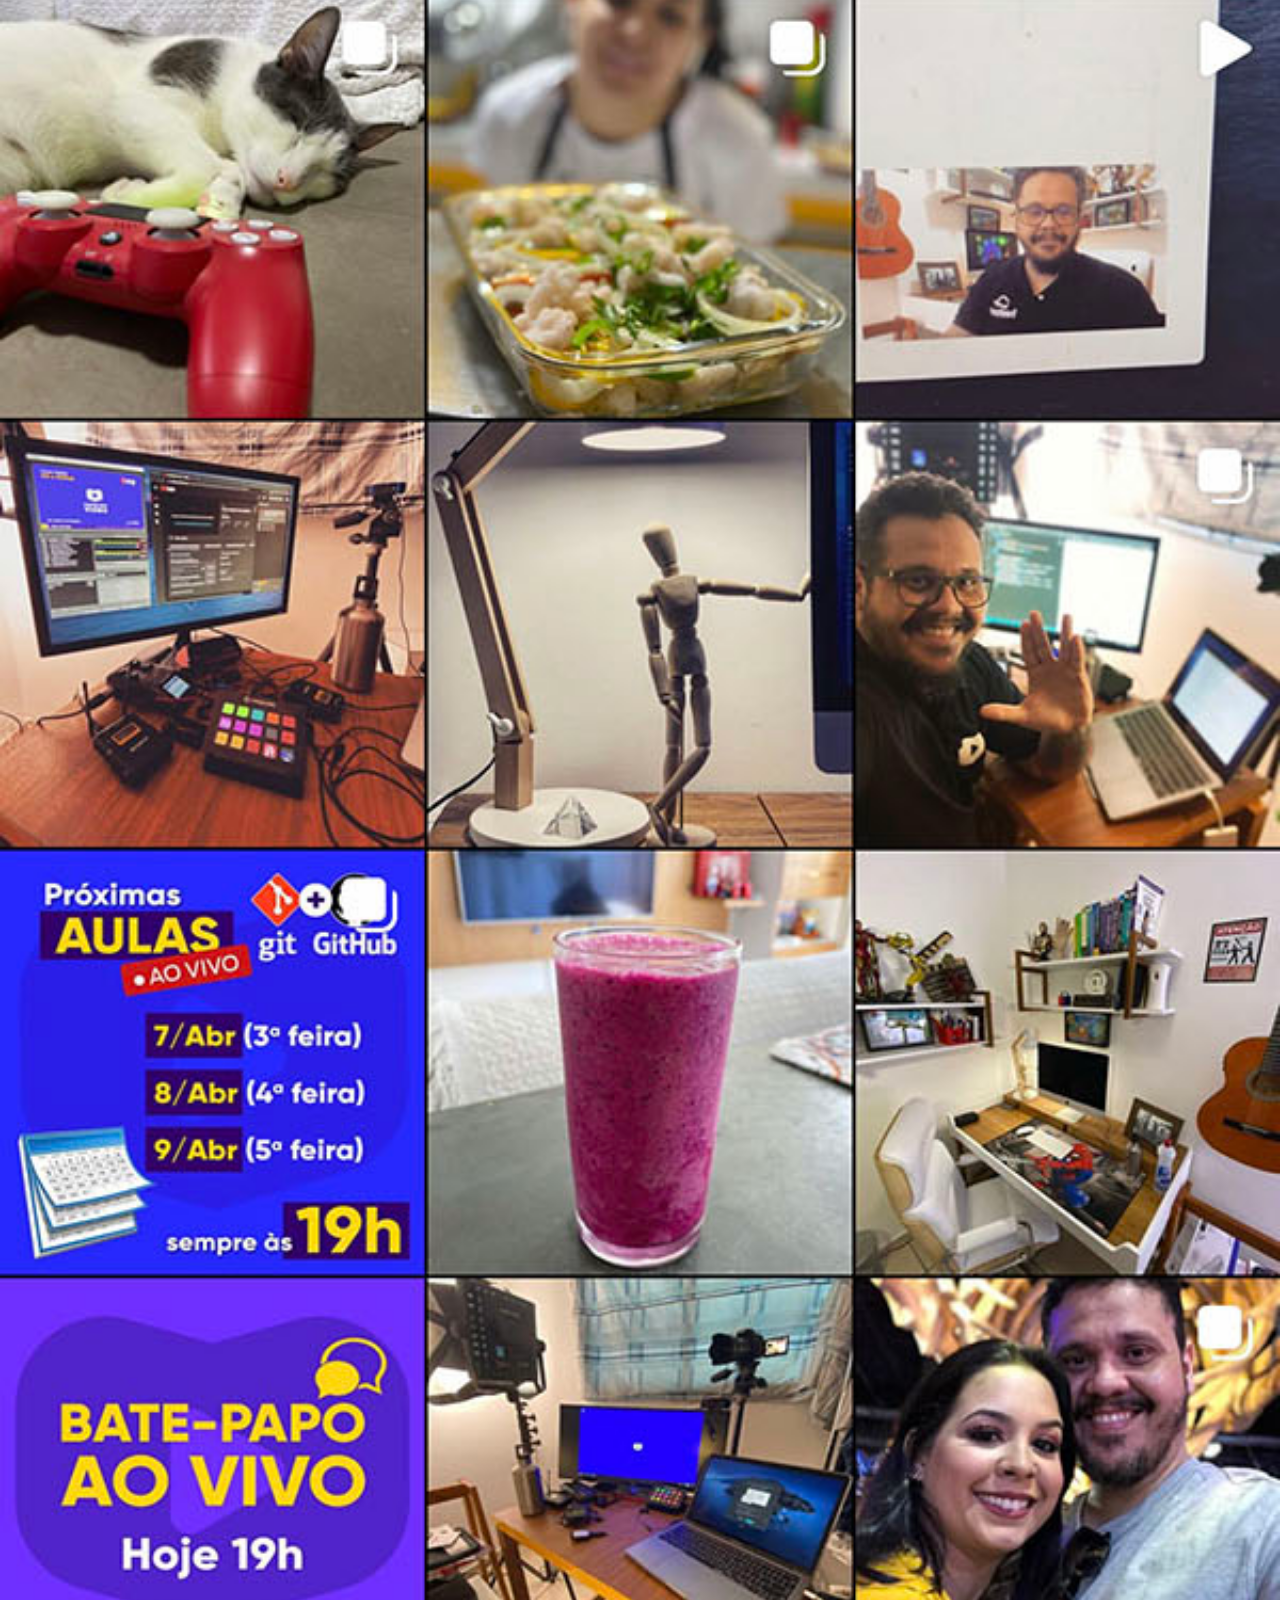
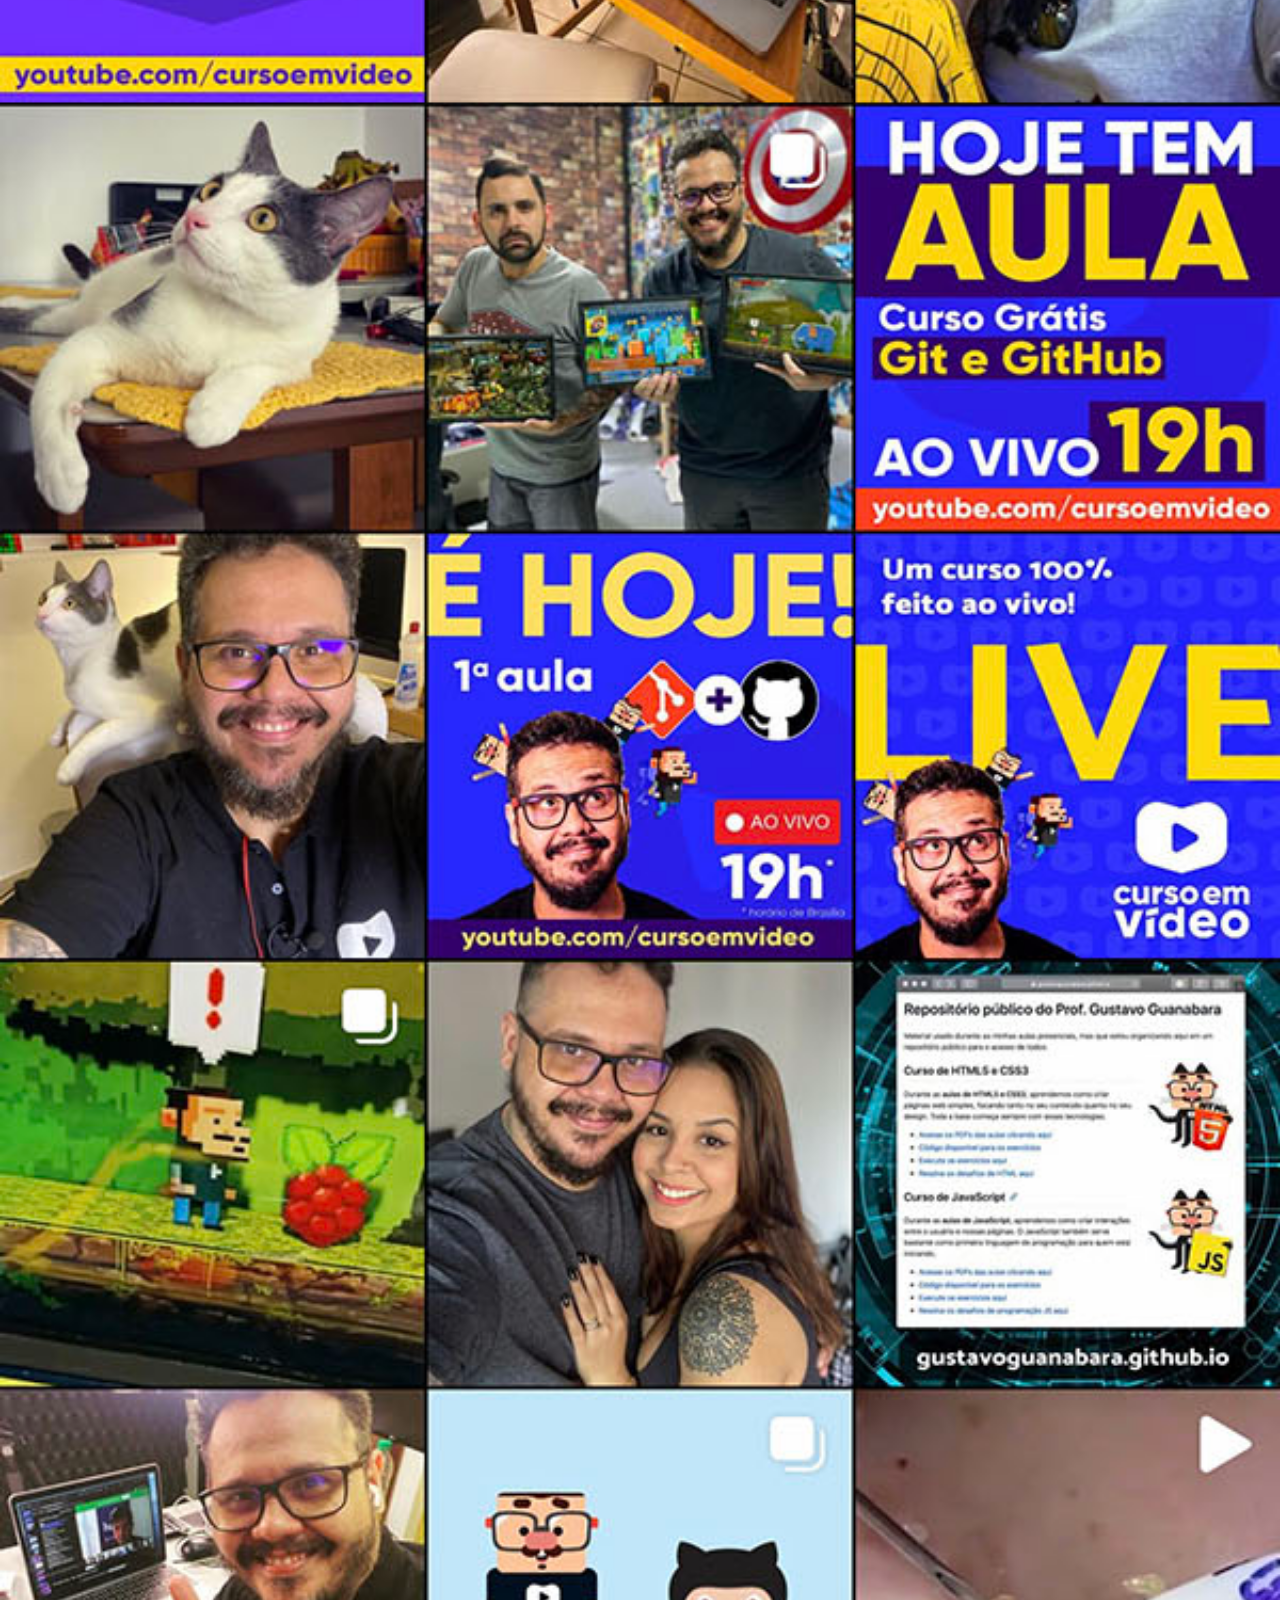
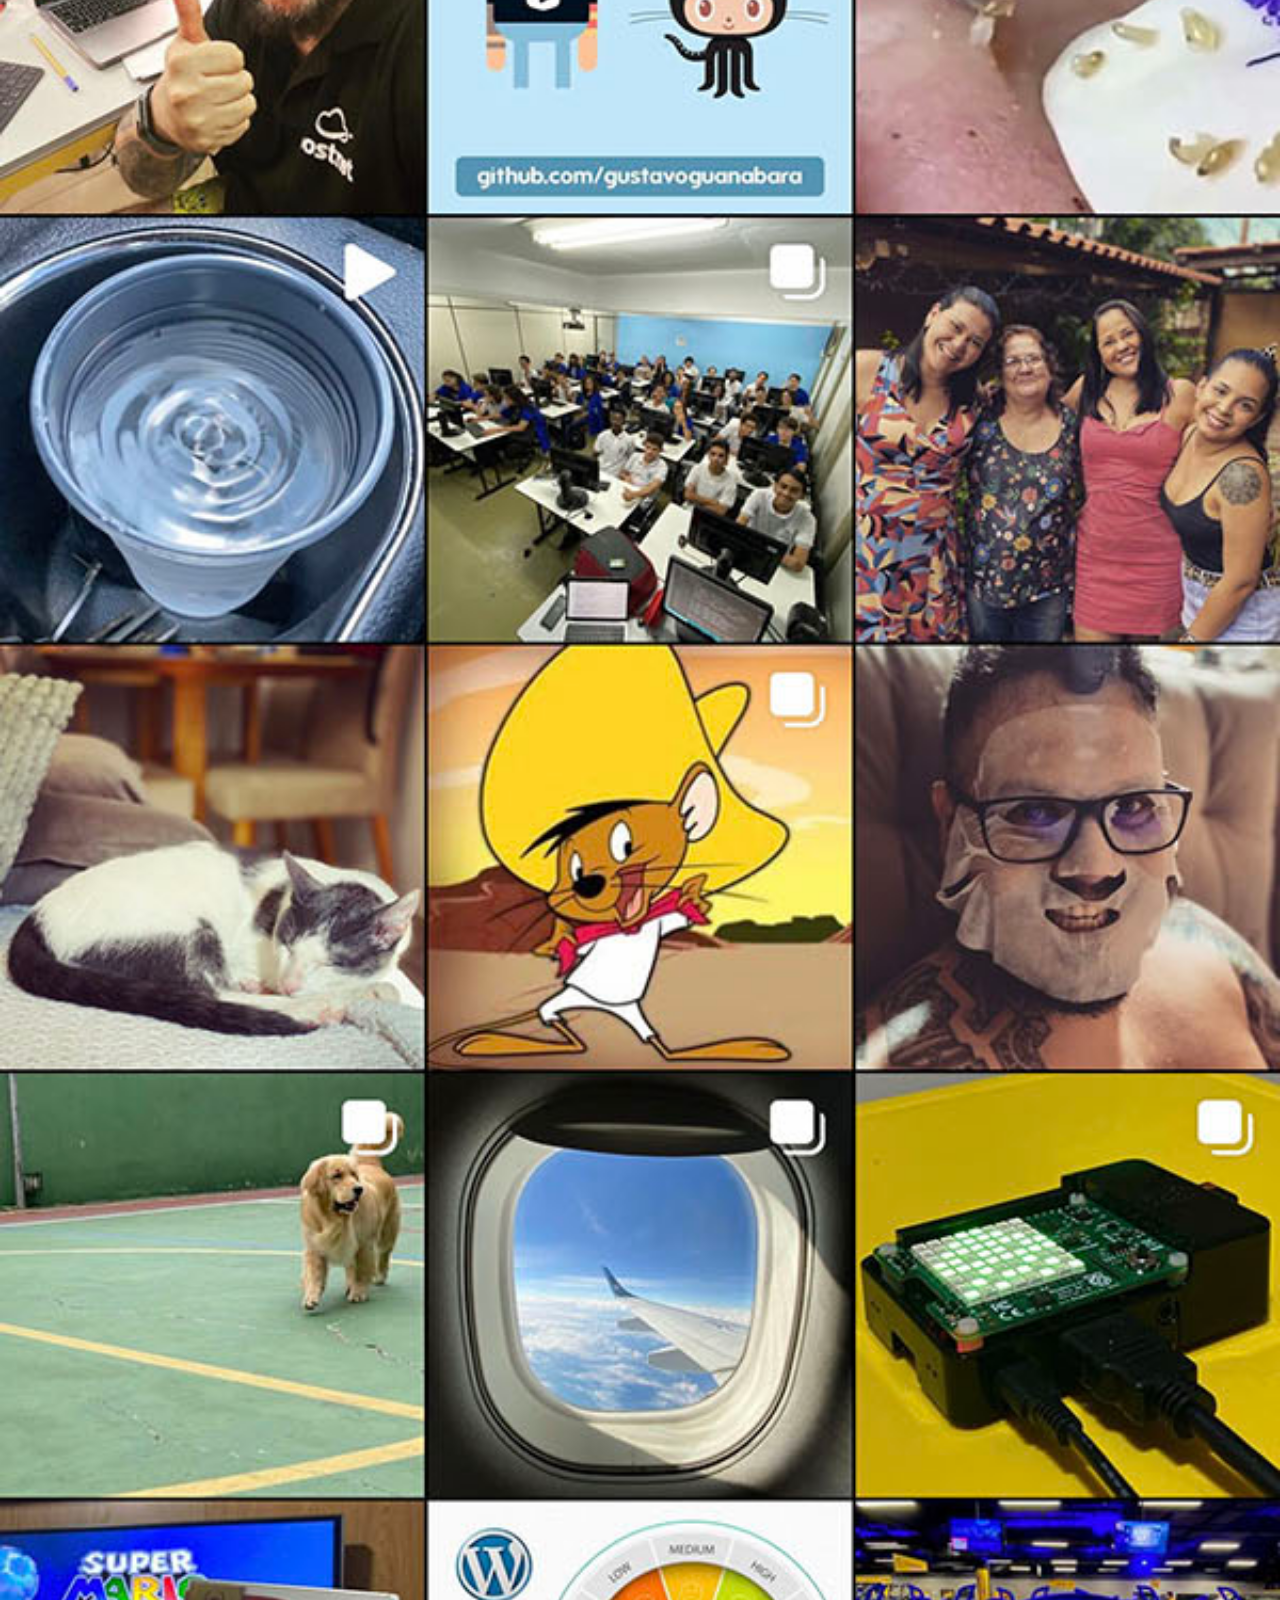
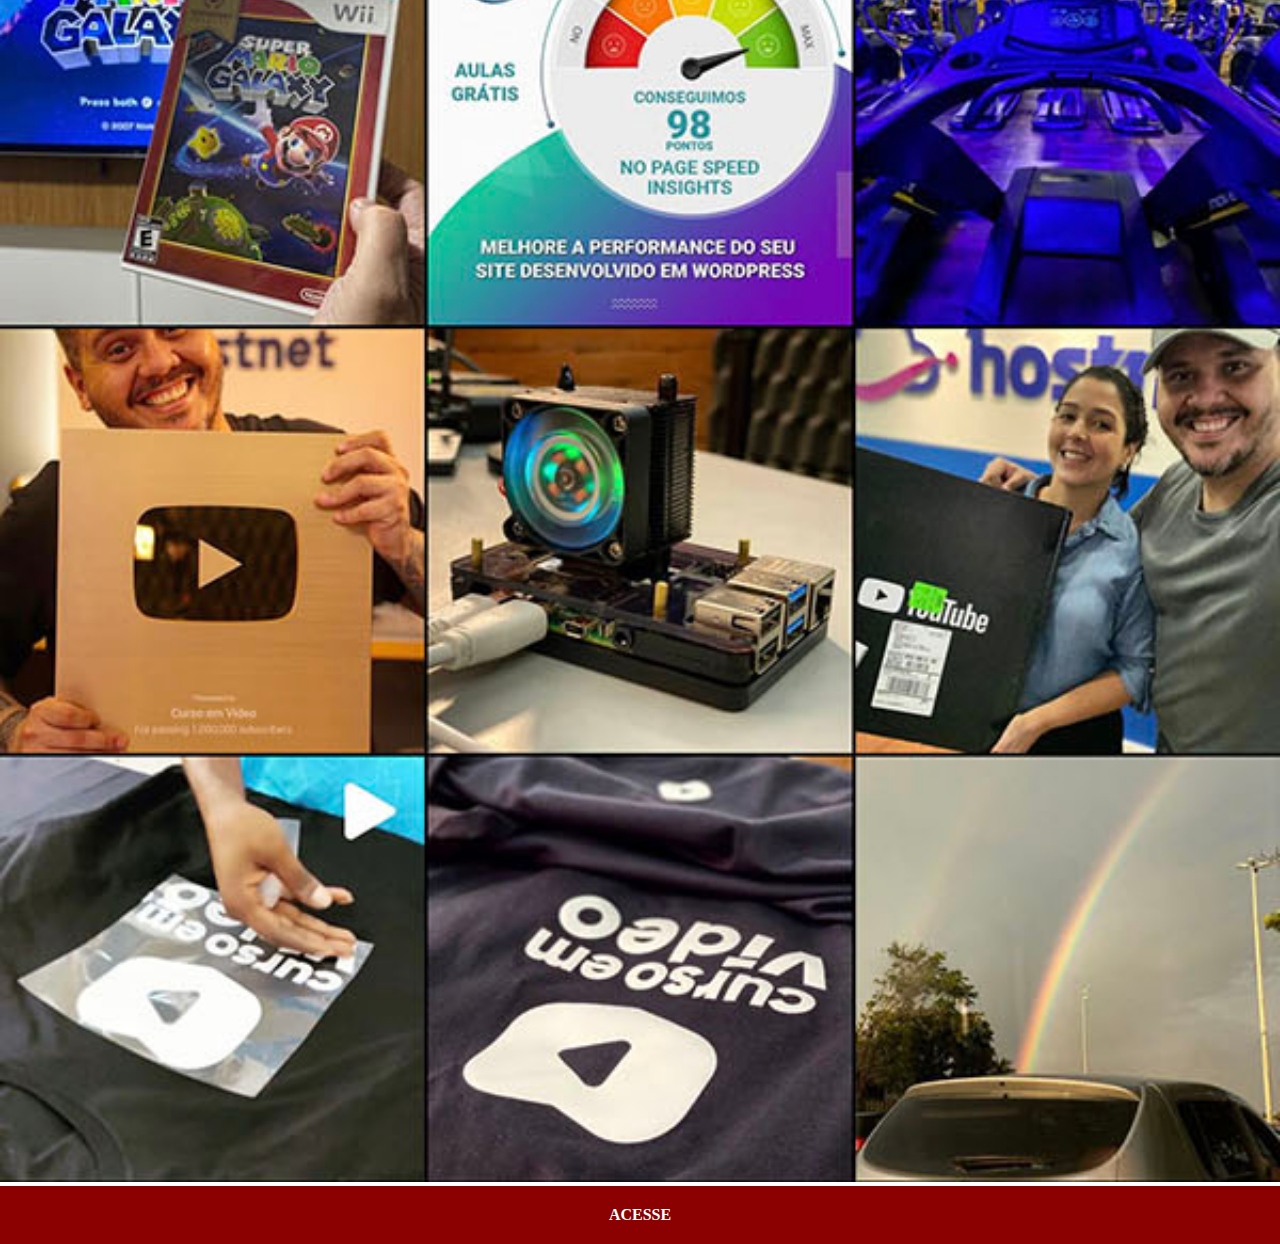
<file: instagram.html>
<!DOCTYPE html>
<html lang="en">
<head>
    <meta charset="UTF-8">
    <meta name="viewport" content="width=device-width, initial-scale=1.0">
    <title>Document</title>
    <link rel="stylesheet" href="social.css">
</head>
<body>
    <img src="imagens/tela-instagram.jpg" alt="instagram"><a href="https://www.instagram.com/cursoemvideo/p/CxIqpKtNKfJ/">ACESSE</a>
</body>
</html>
</file>
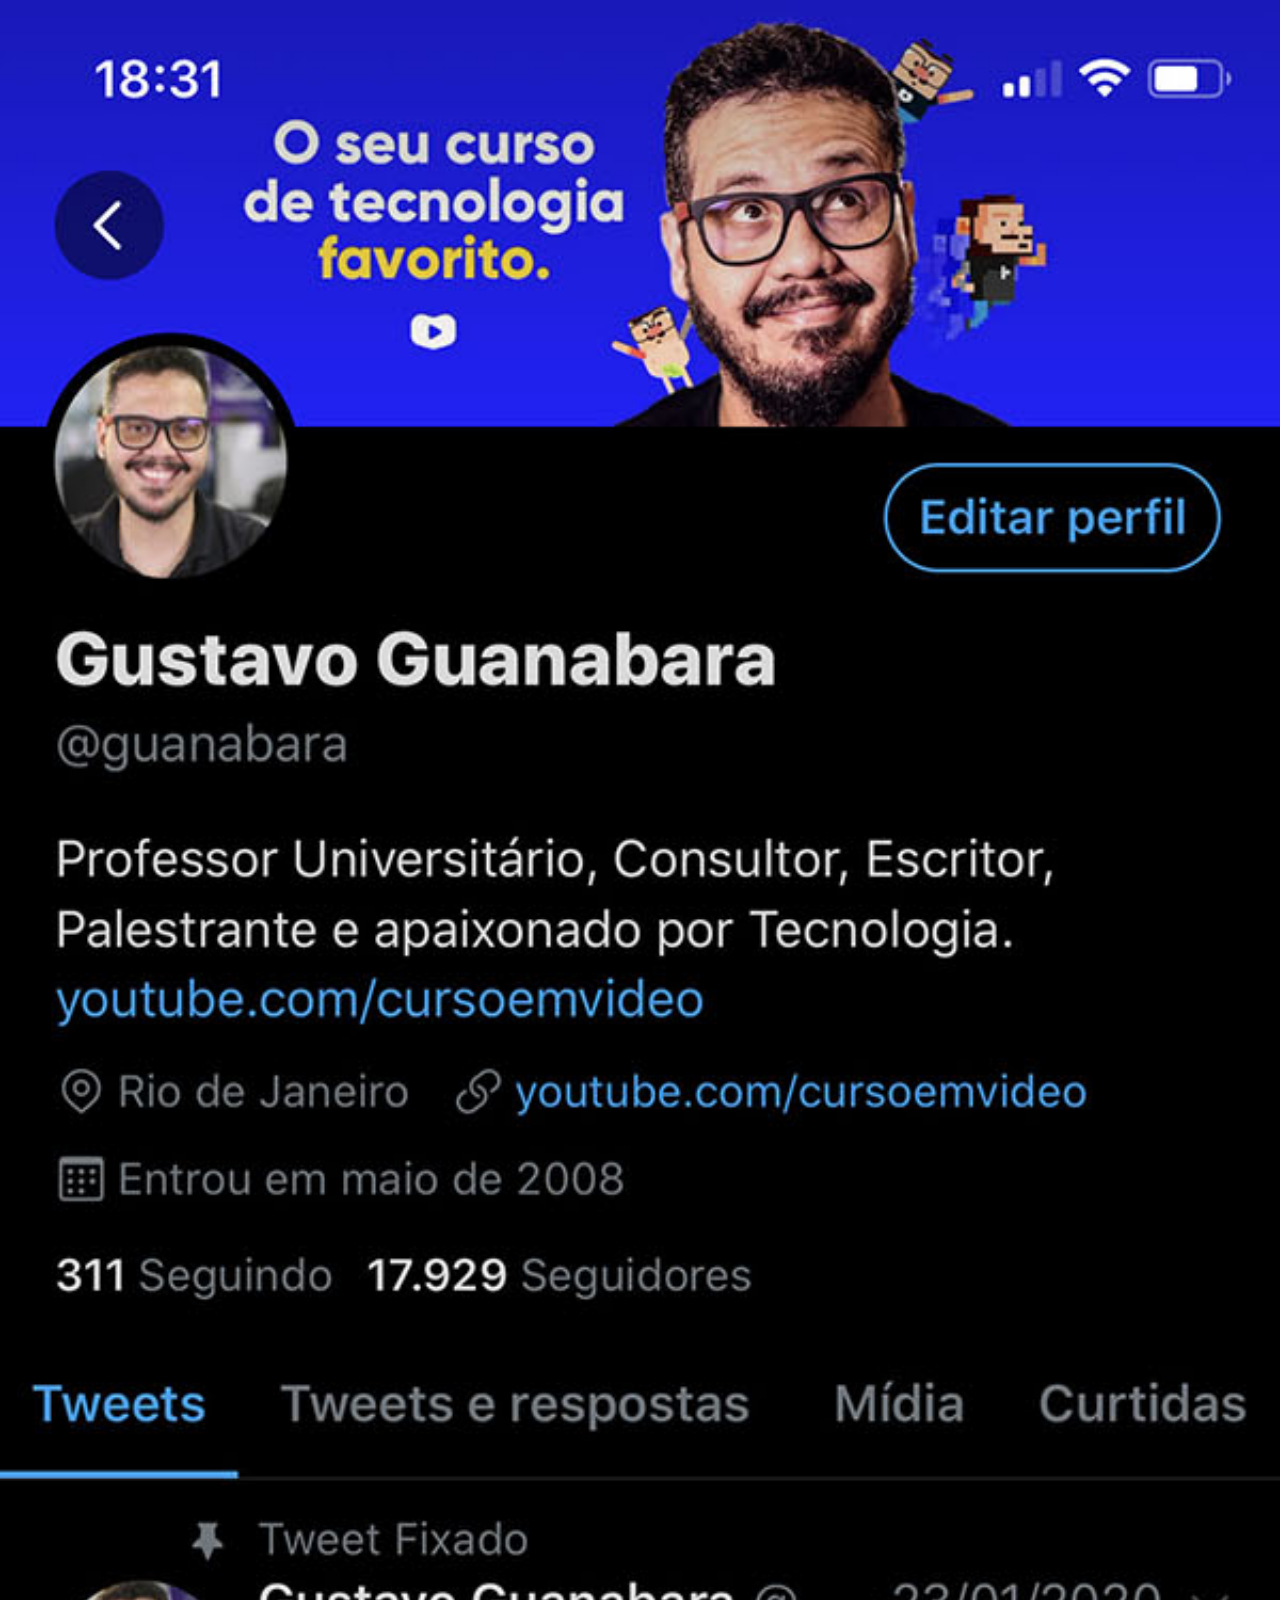
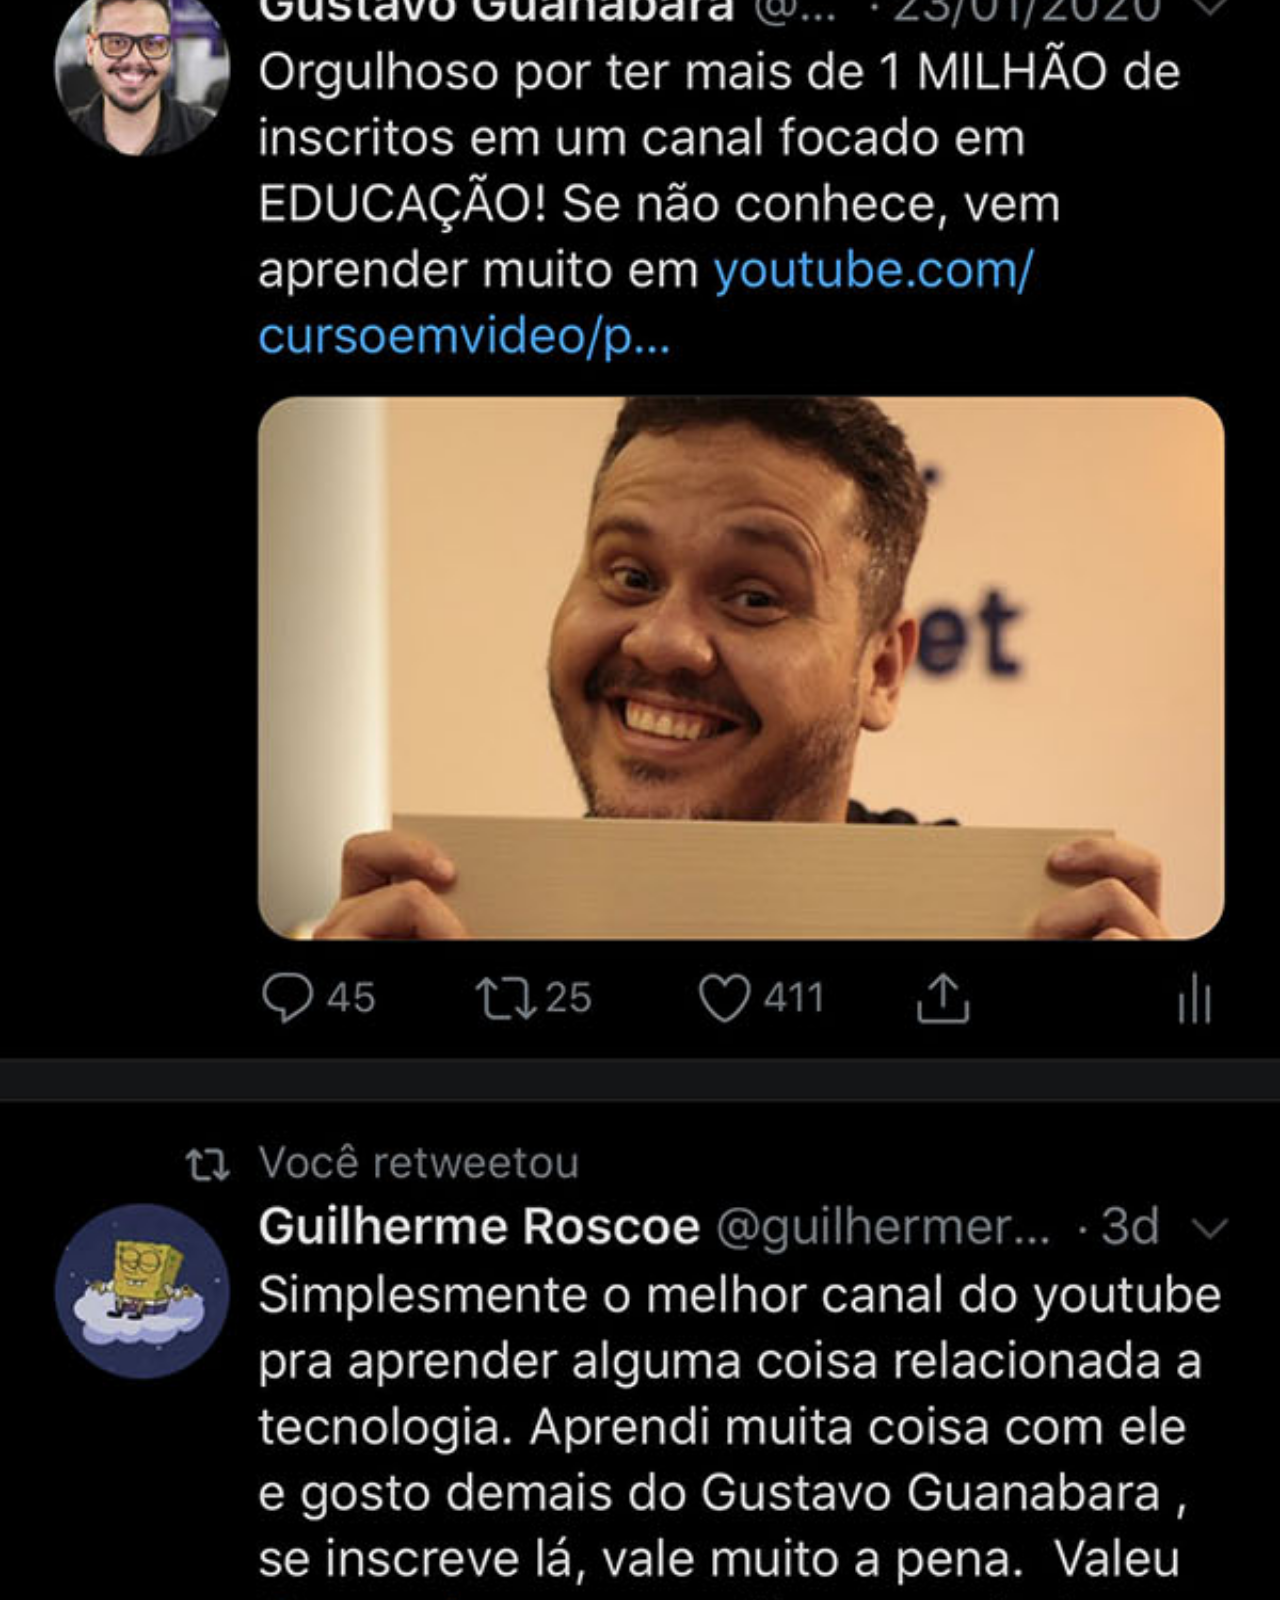
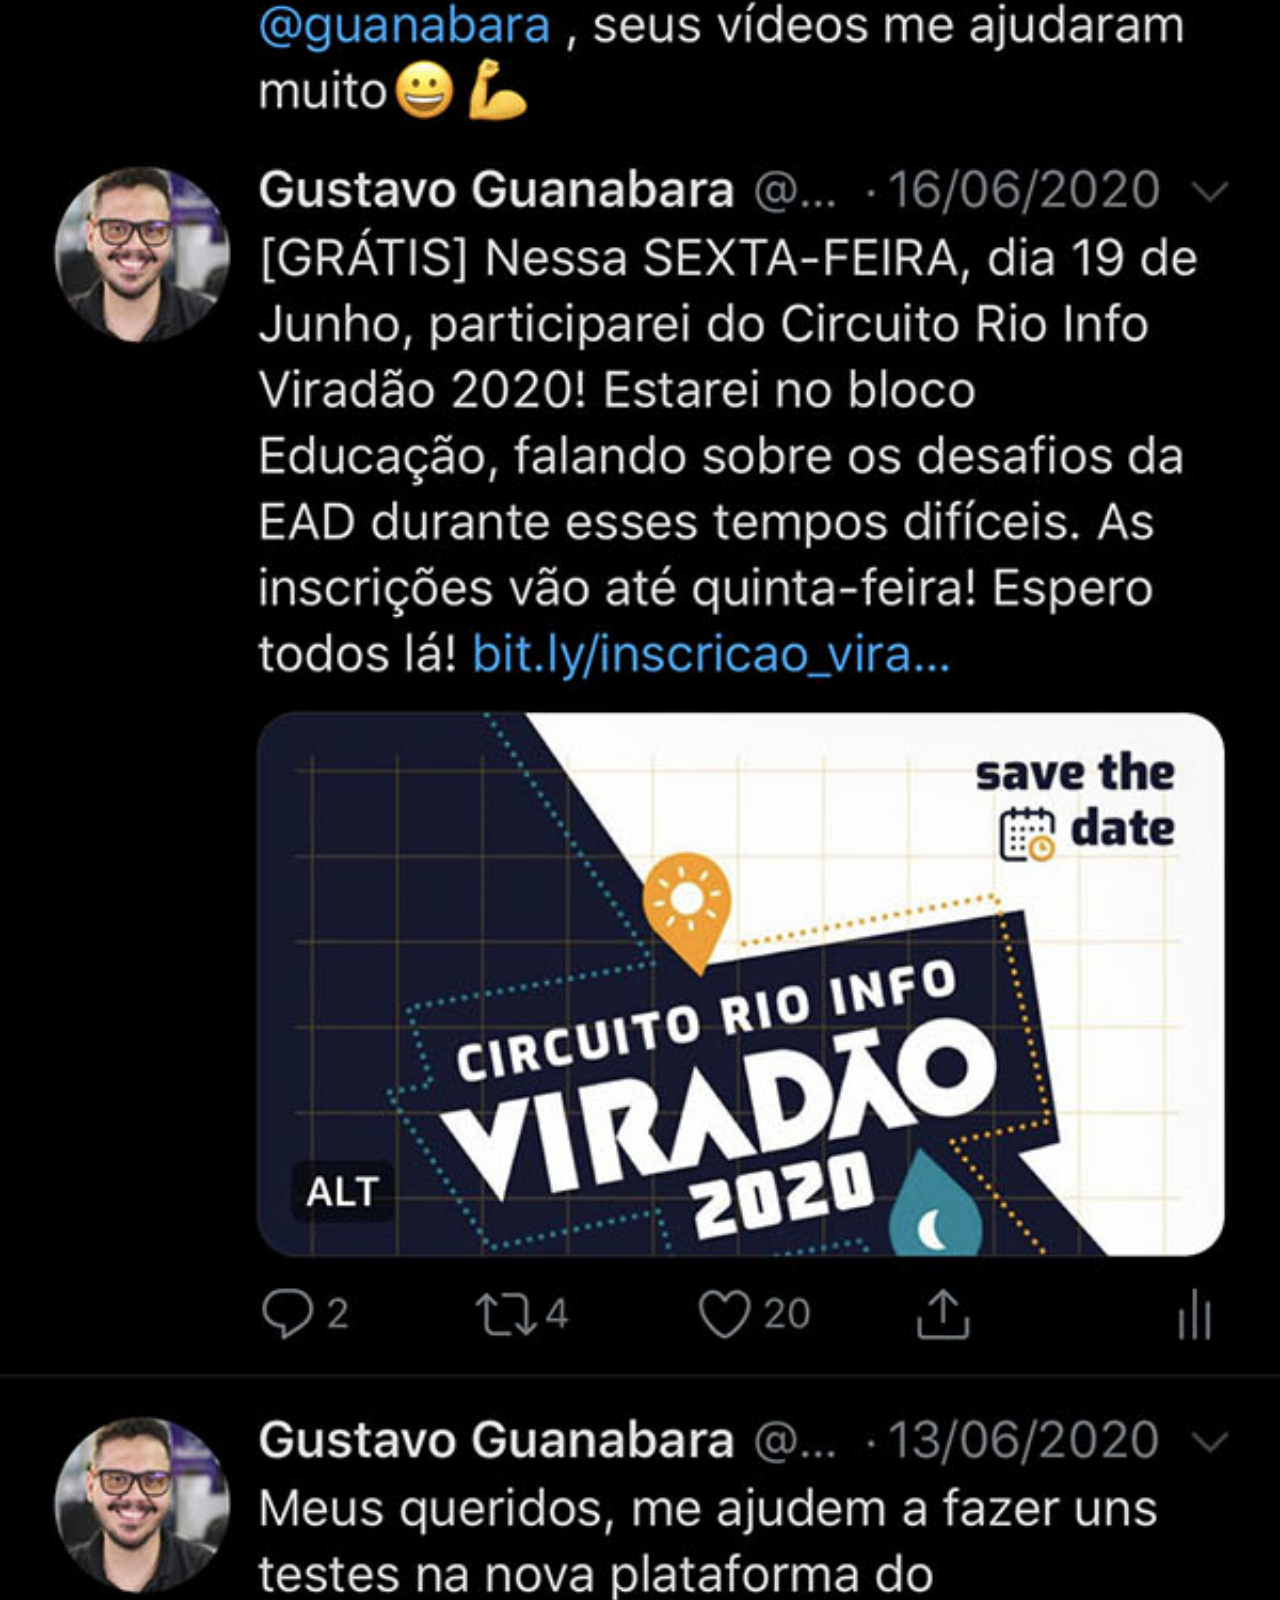
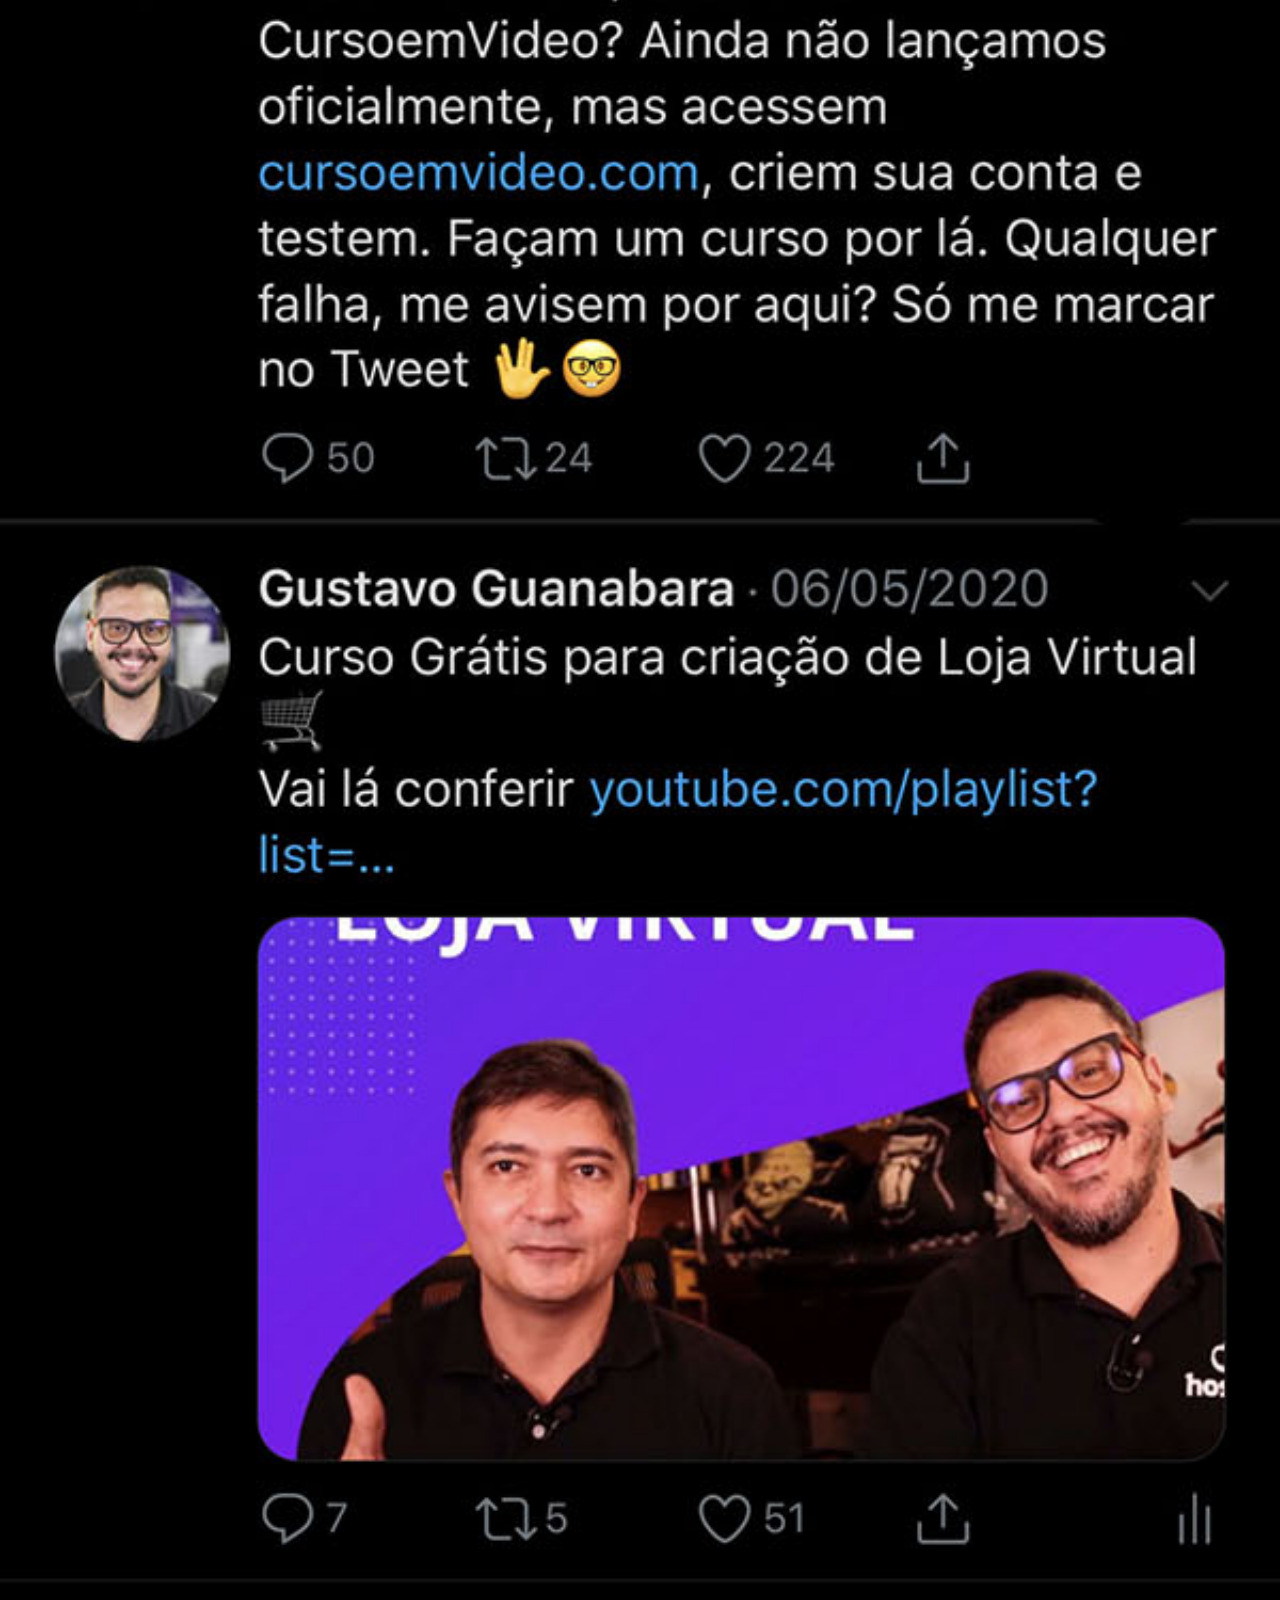
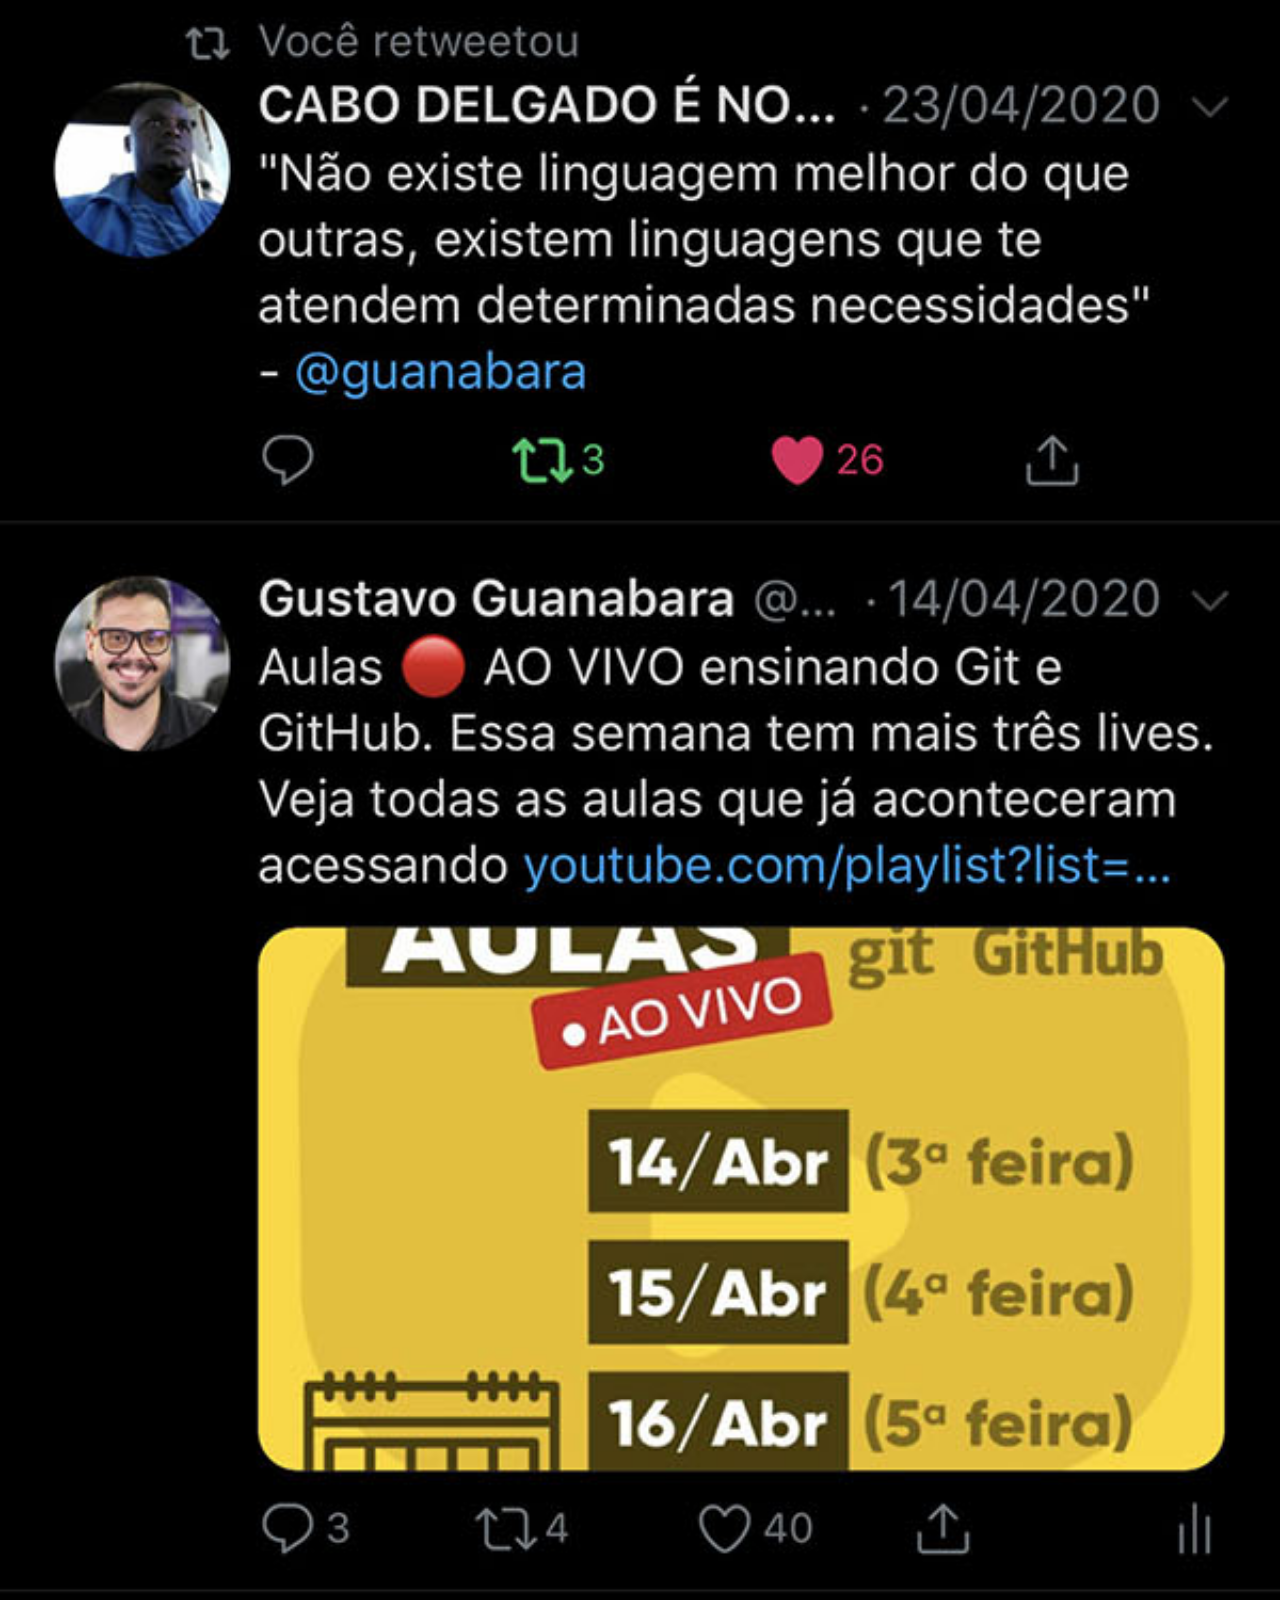
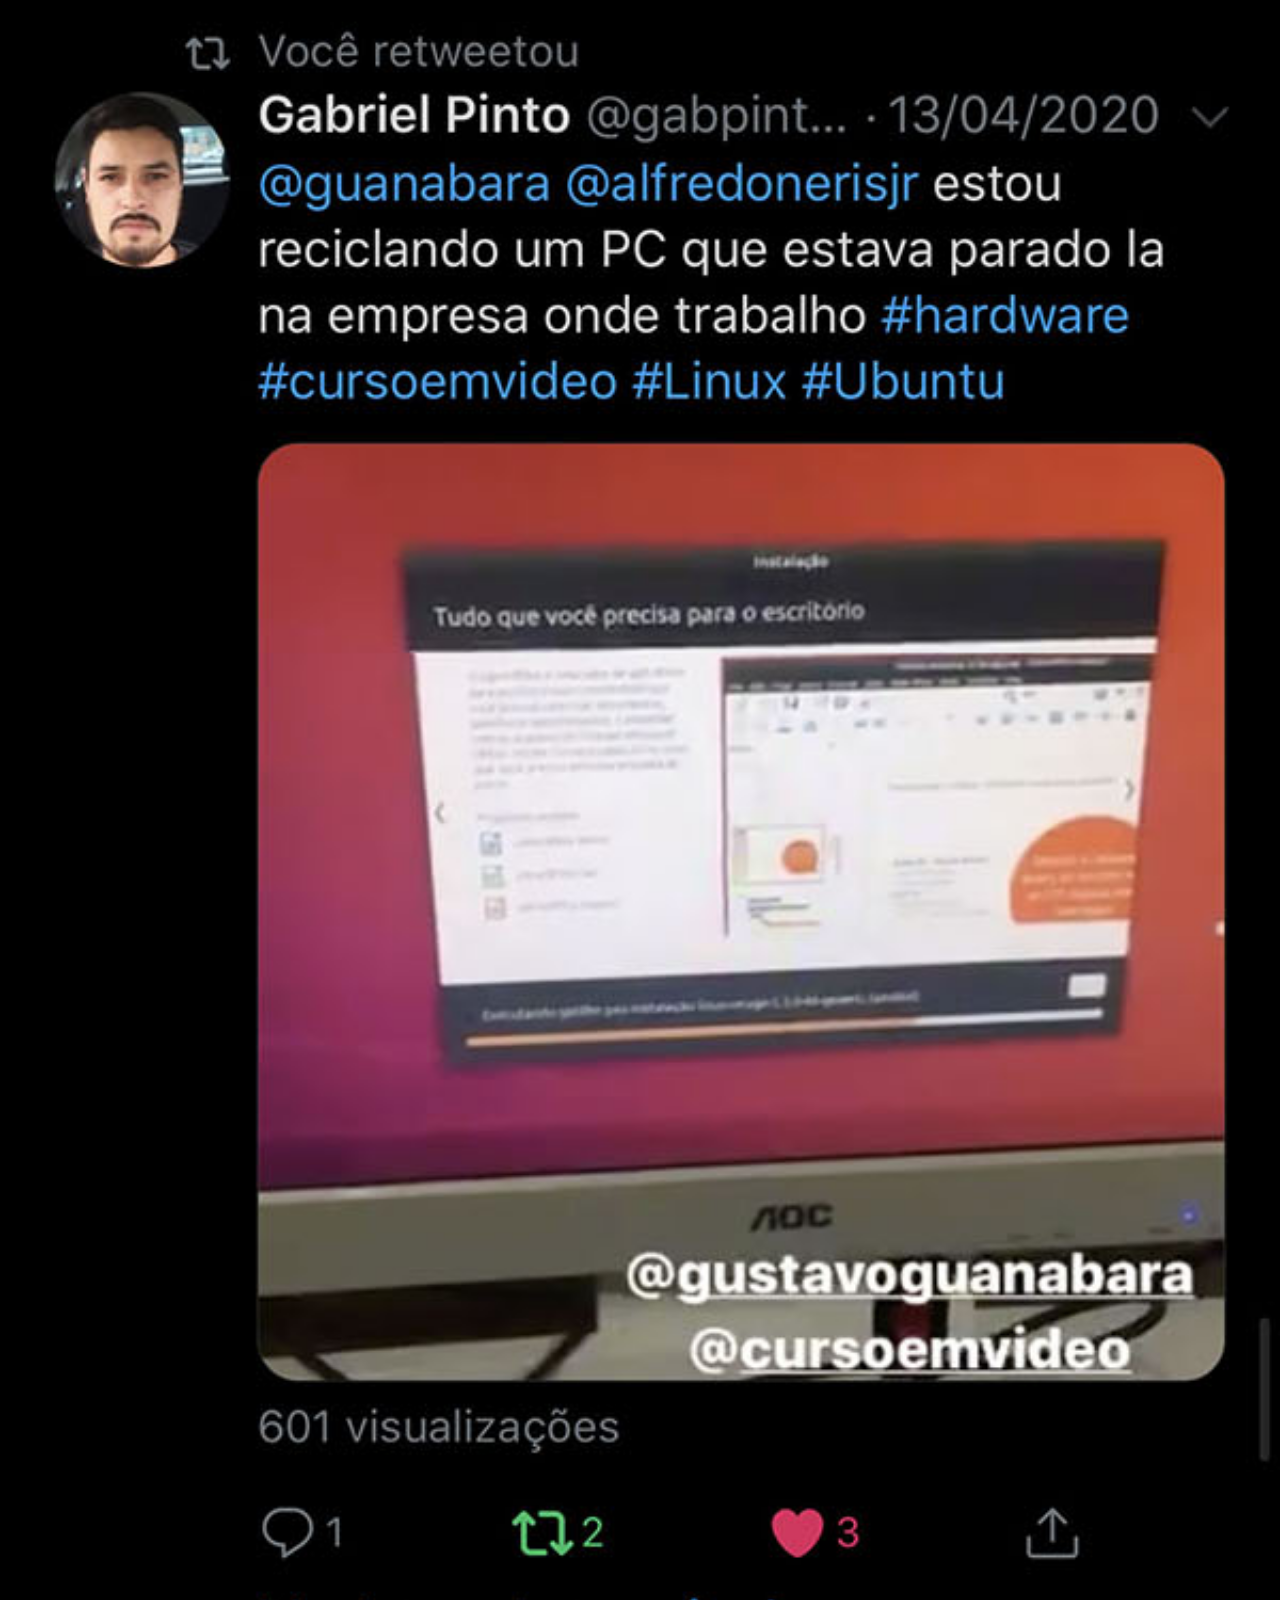
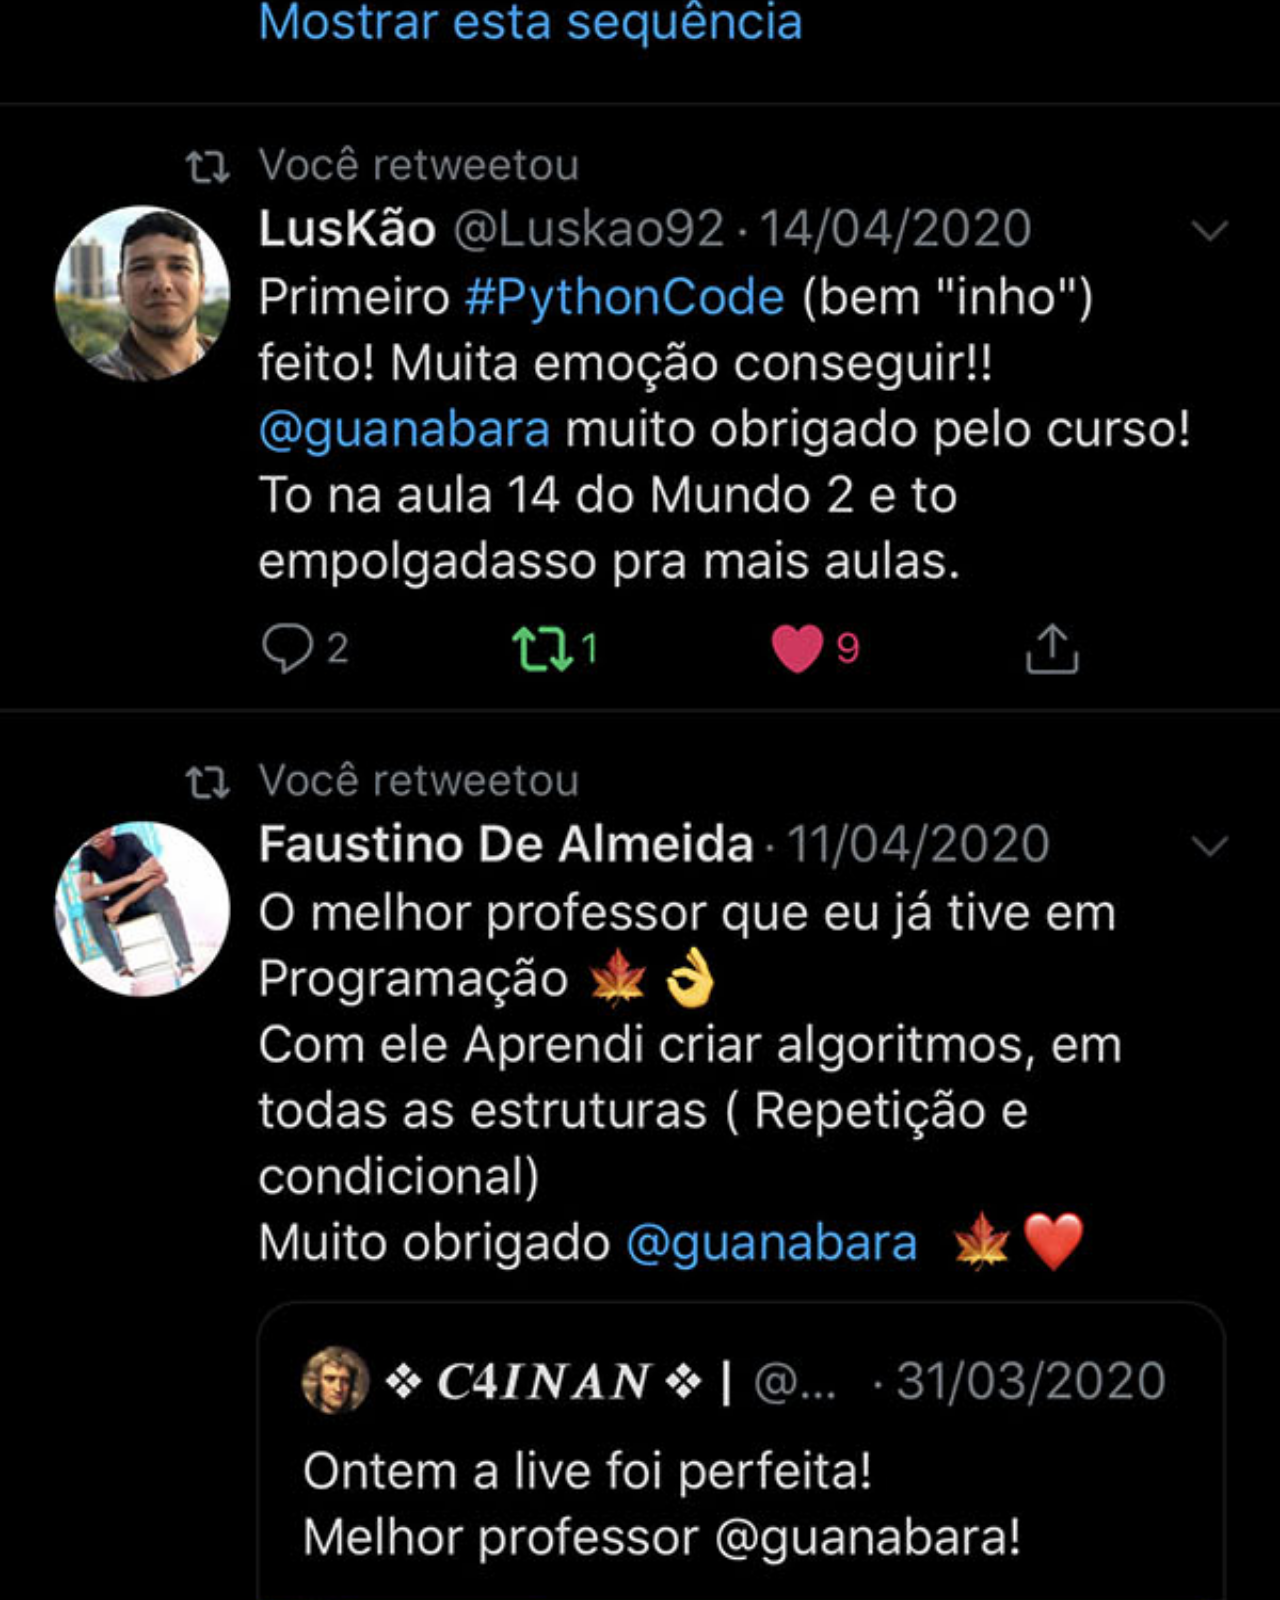
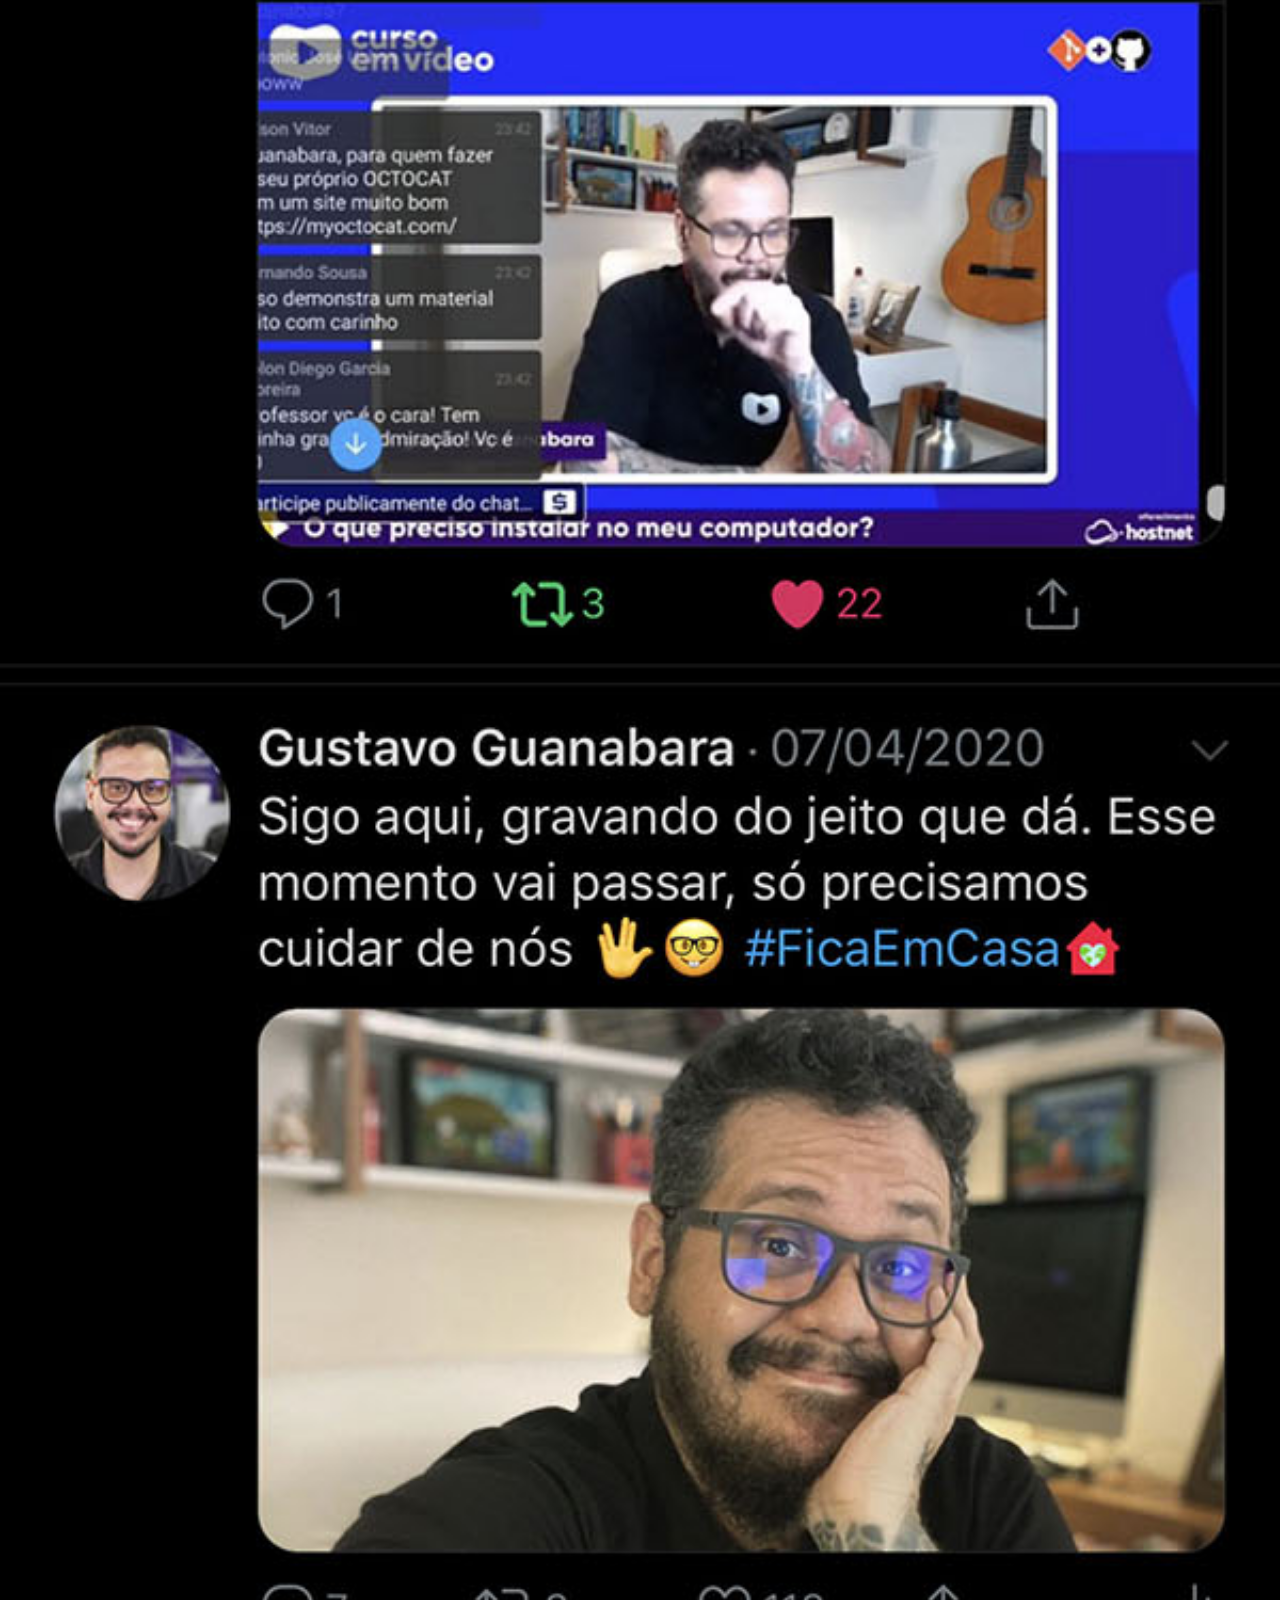
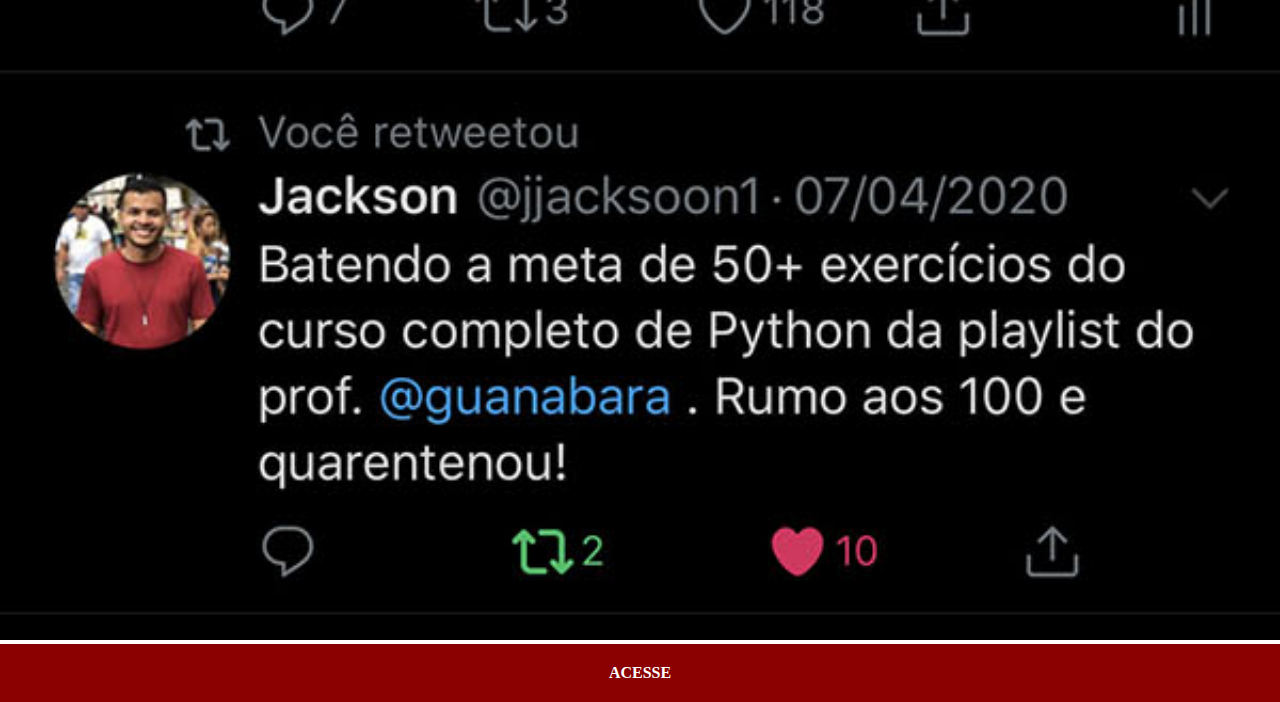
<file: twitter.html>
<!DOCTYPE html>
<html lang="pt-br">
<head>
    <meta charset="UTF-8">
    <meta name="viewport" content="width=device-width, initial-scale=1.0">
    <title></title>
    <link rel="stylesheet" href="social.css">
</head>
<body>
    <img src="tela-twitter.png" alt=""> <a href="https://x.com/cursosemvideo" target="_blank">ACESSE</a>
</body>
</html>
</file>
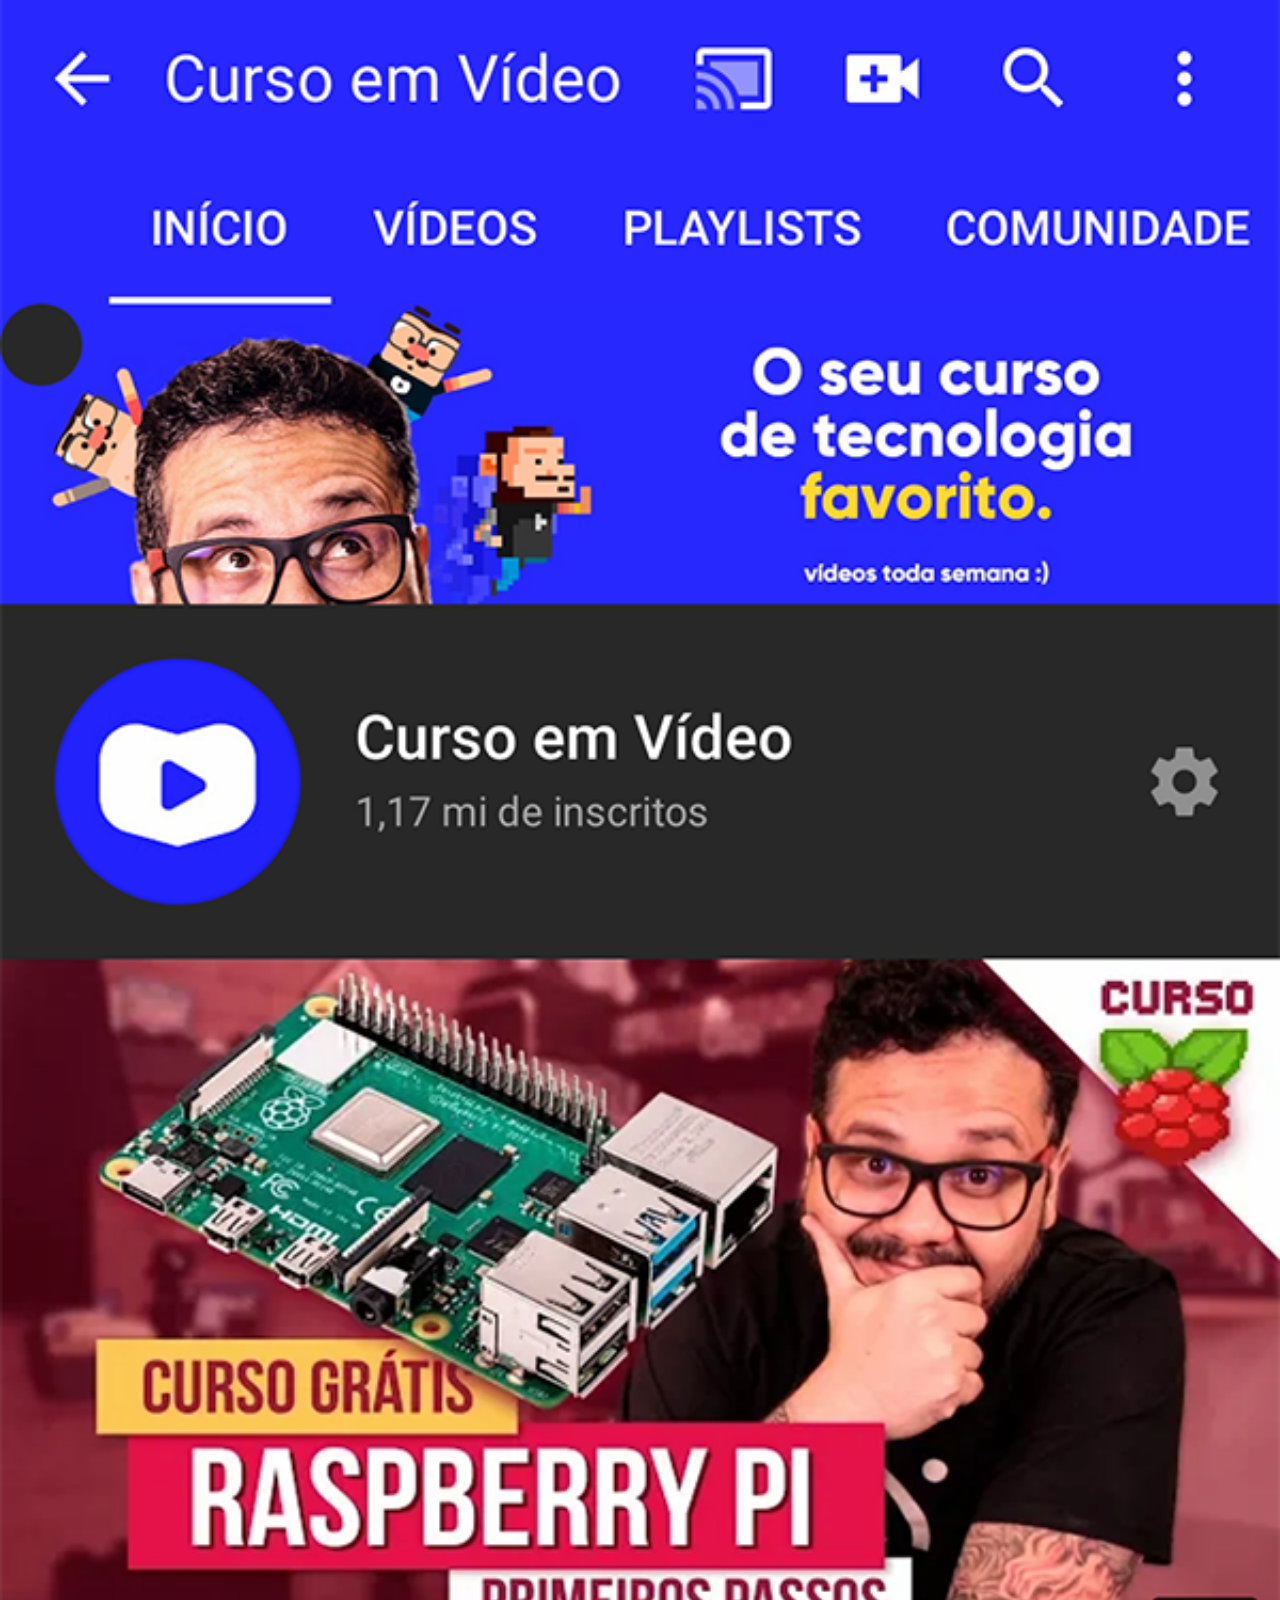
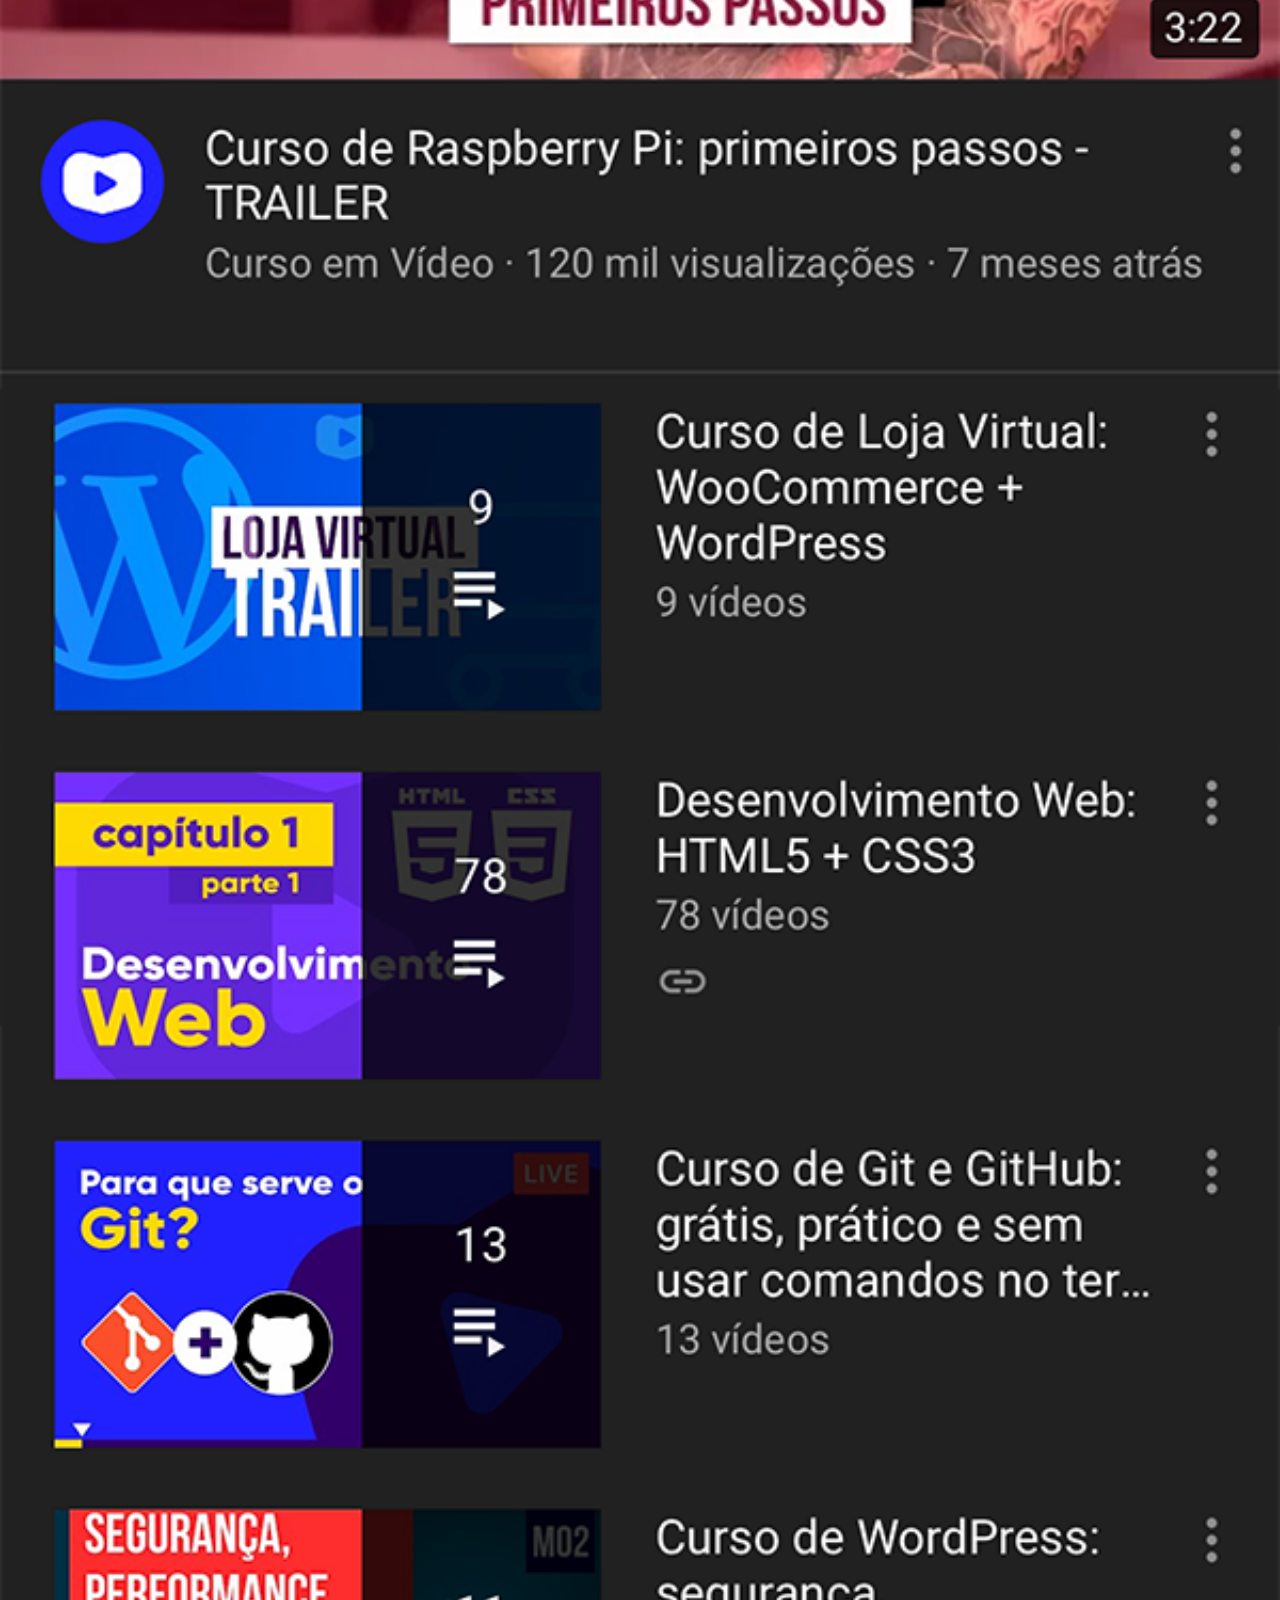
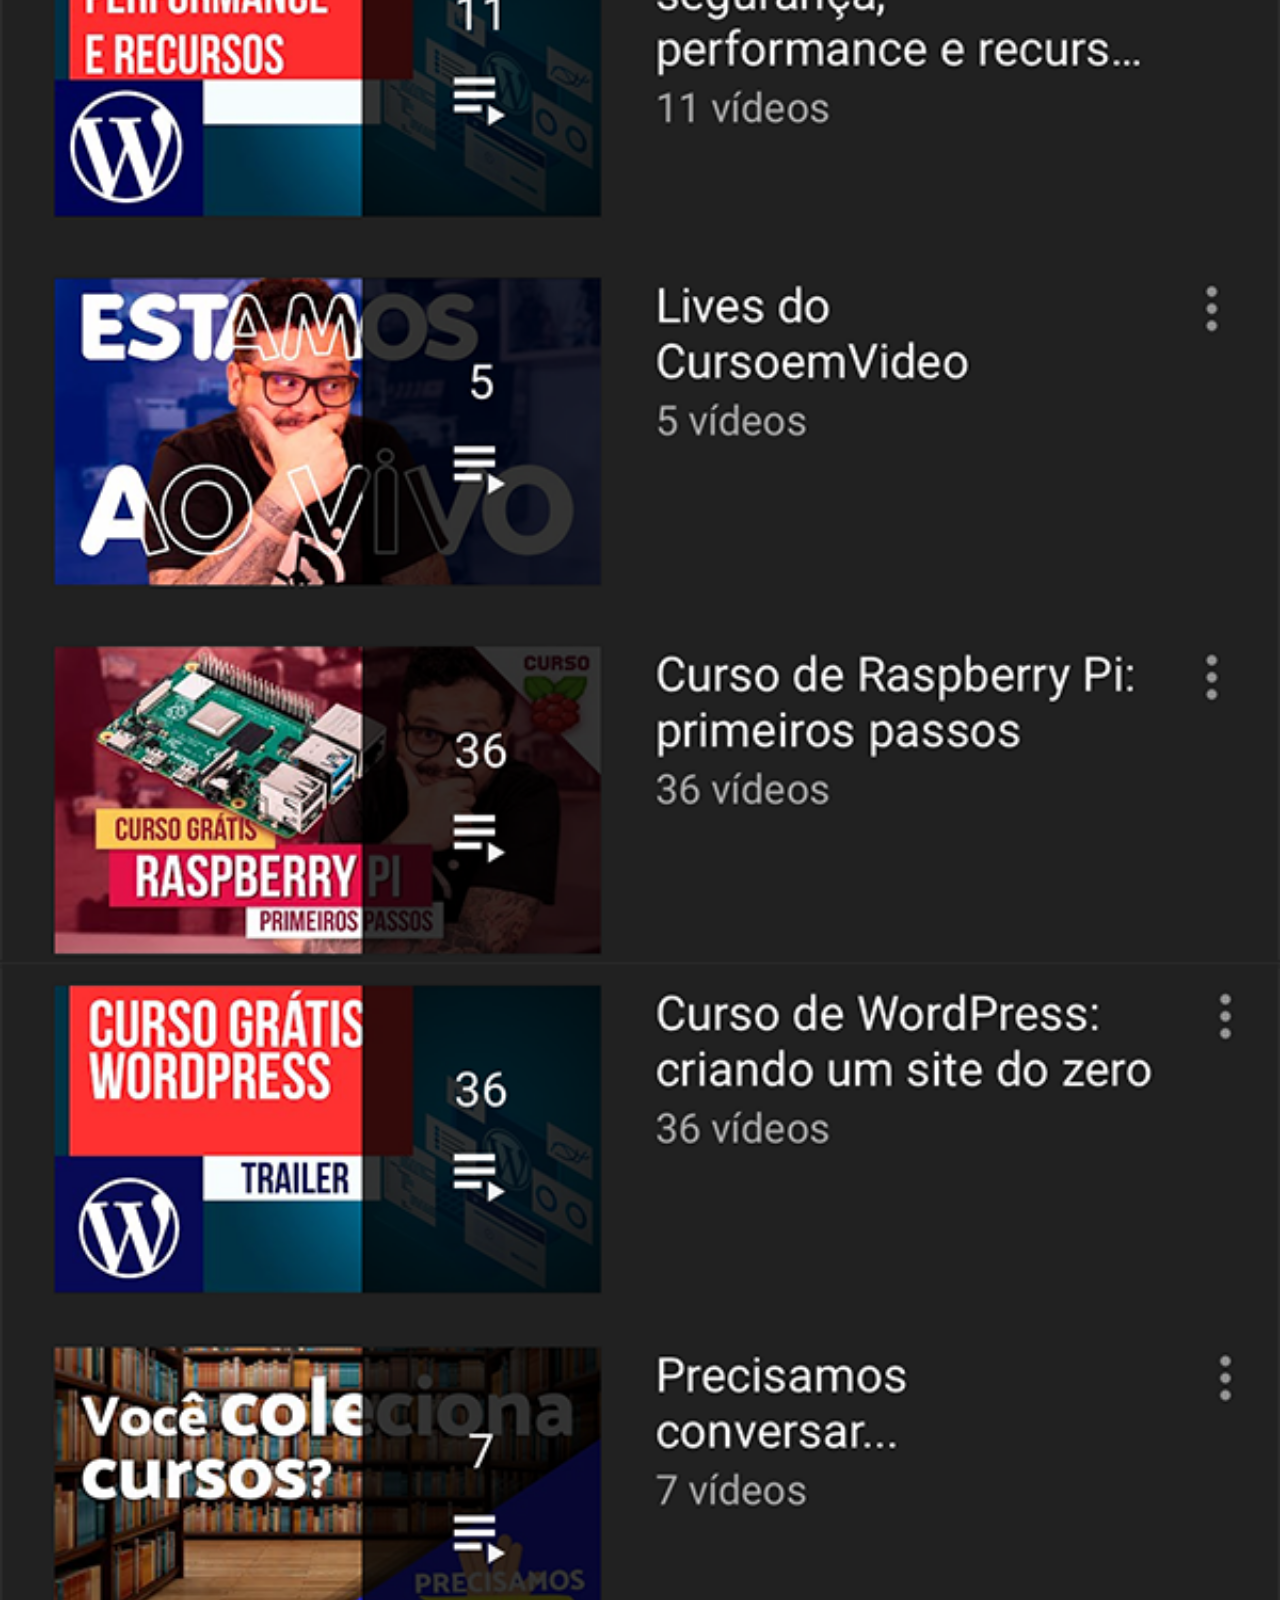
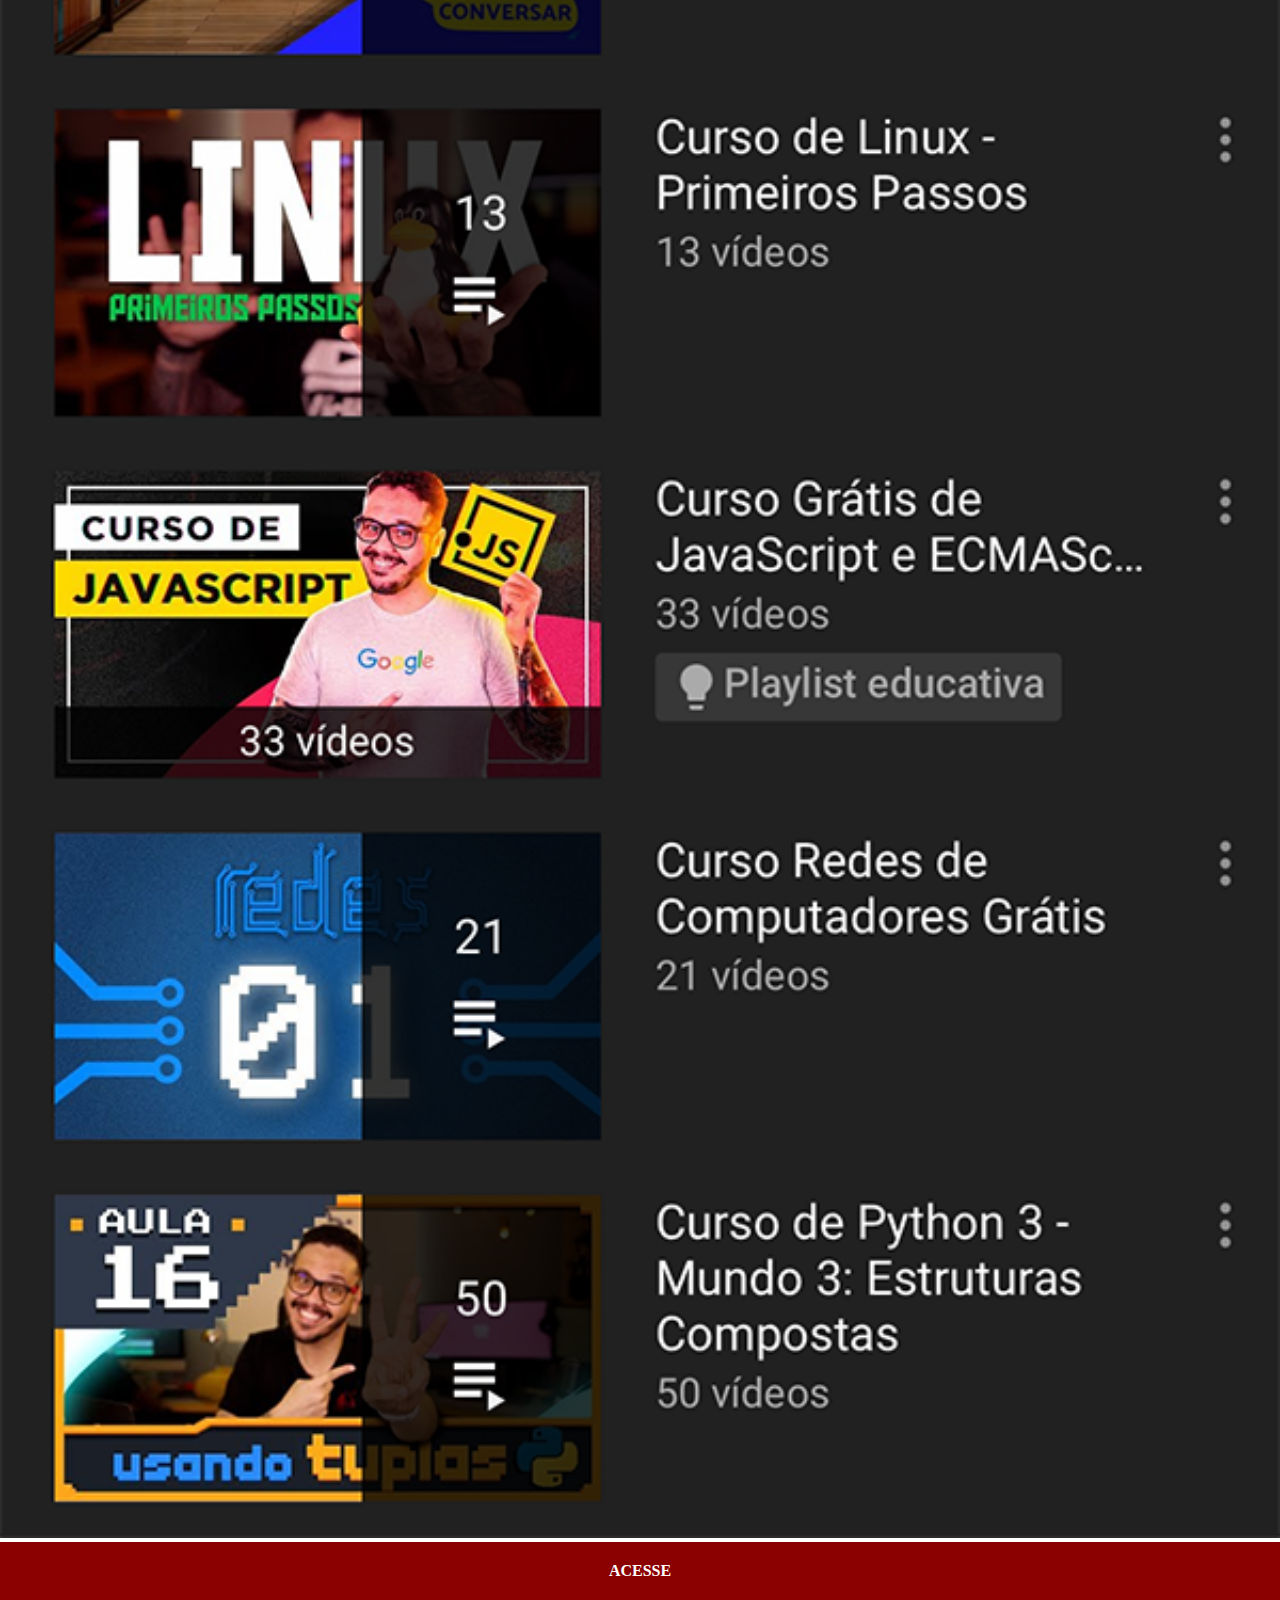
<file: youtube.html>
<!DOCTYPE html>
<html lang="pt-br">
<head>
    <meta charset="UTF-8">
    <meta name="viewport" content="width=device-width, initial-scale=1.0">
    <title></title>
   <link rel="stylesheet" href="social.css">
</head>
<body>
   <img src="imagens/tela-youtube.png" alt=""> <a href="youtube.com/user/cursoemvideo/playlists" target="_blank">ACESSE</a>


</body>
</html>
</file>
<file: style.css>
@charset "UTF-8";
* {margin: 0px;
    padding: 0px;
    font-family: Arial, Helvetica, sans-serif;

}
html, body{
    height: 100vh;
    width: 100vw;
    background-color: rgb(255, 255, 255);
}
body{
    background: url(imagens/fundo-madeira.jpg) no-repeat top center; background-size: cover;
    background-attachment: fixed;
}
main{
    height: 100vh;
    position: relative;

}
#telefone{
    height: 627px;
    width: 311px;
    position: absolute;
    top: 50%;
    left: 50%;
    transform: translate(-50%, -50%);
    background: url(imagens/frame-iphone.png) no-repeat;
    
}






iframe#tela{
    
    position: relative;
    top: 82px;
    left: 22px;
    width: 267px;
    height: 472px;
}

    
    

section#redes-sociais img{
    width: 40px;
    height: 40px;
    border-radius: 30px;
    box-shadow: 2px 2px 5px rgba(0, 0, 0, 0.466);
    box-sizing: border-box;
    margin: 3px;
}
section#redes-sociais img:hover{
    border: 2px solid rgba(255, 255, 255, 0.74);
    transform: translate(-3px -3px);
    box-shadow: 5px 5px 8px rgba(0, 0, 0, 0.712);
    transition: transform .5s;
}
</file>
<file: social.css>
@charset "UTF-8";
* {

margin: 0px;

padding: 0px;
} 
::-webkit-scrollbar {
width: 0px;
height: 0px;
}




a{
display: block;
background-color: darkred;
padding: 20px;
color: white;
text-decoration: none;
text-align: center;
font-weight: bolder;
}
a:hover{

background-color: rgb(255, 0, 0);
}
img{
width: 100vw }
</file>
